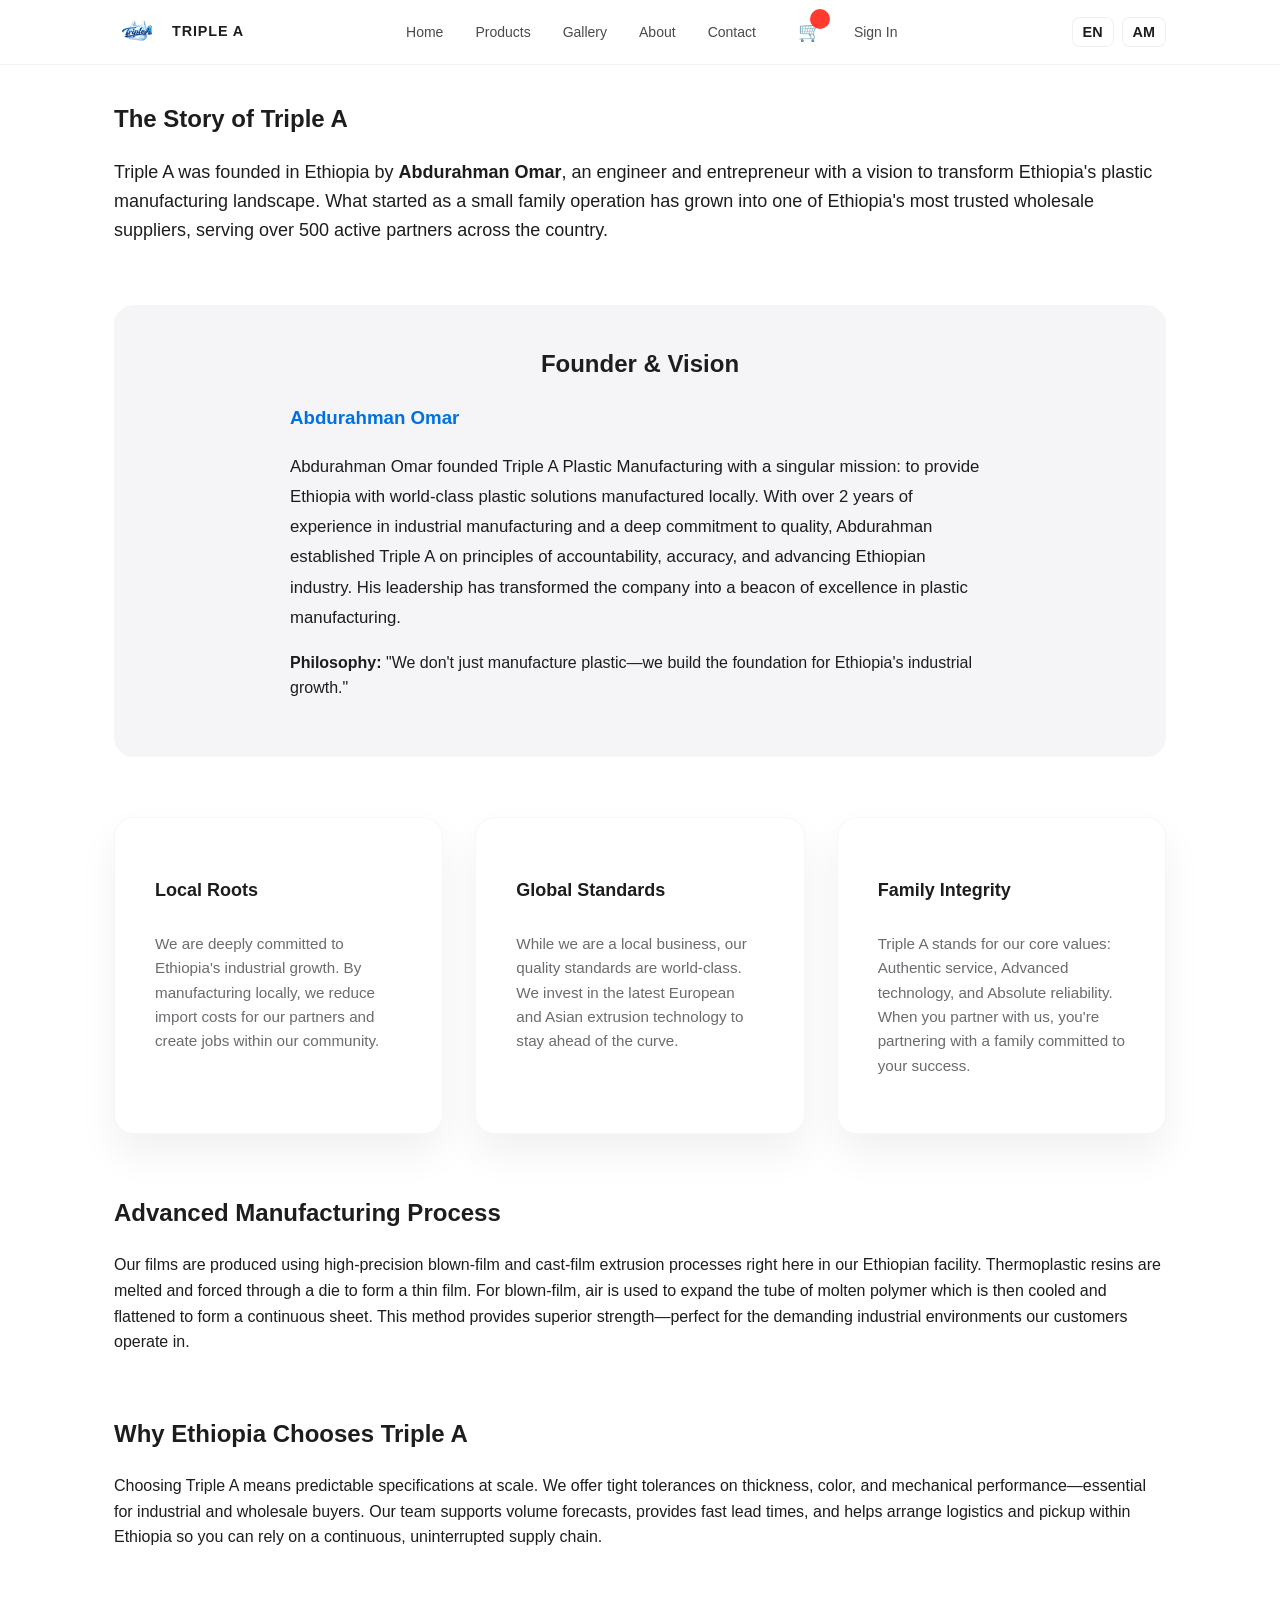
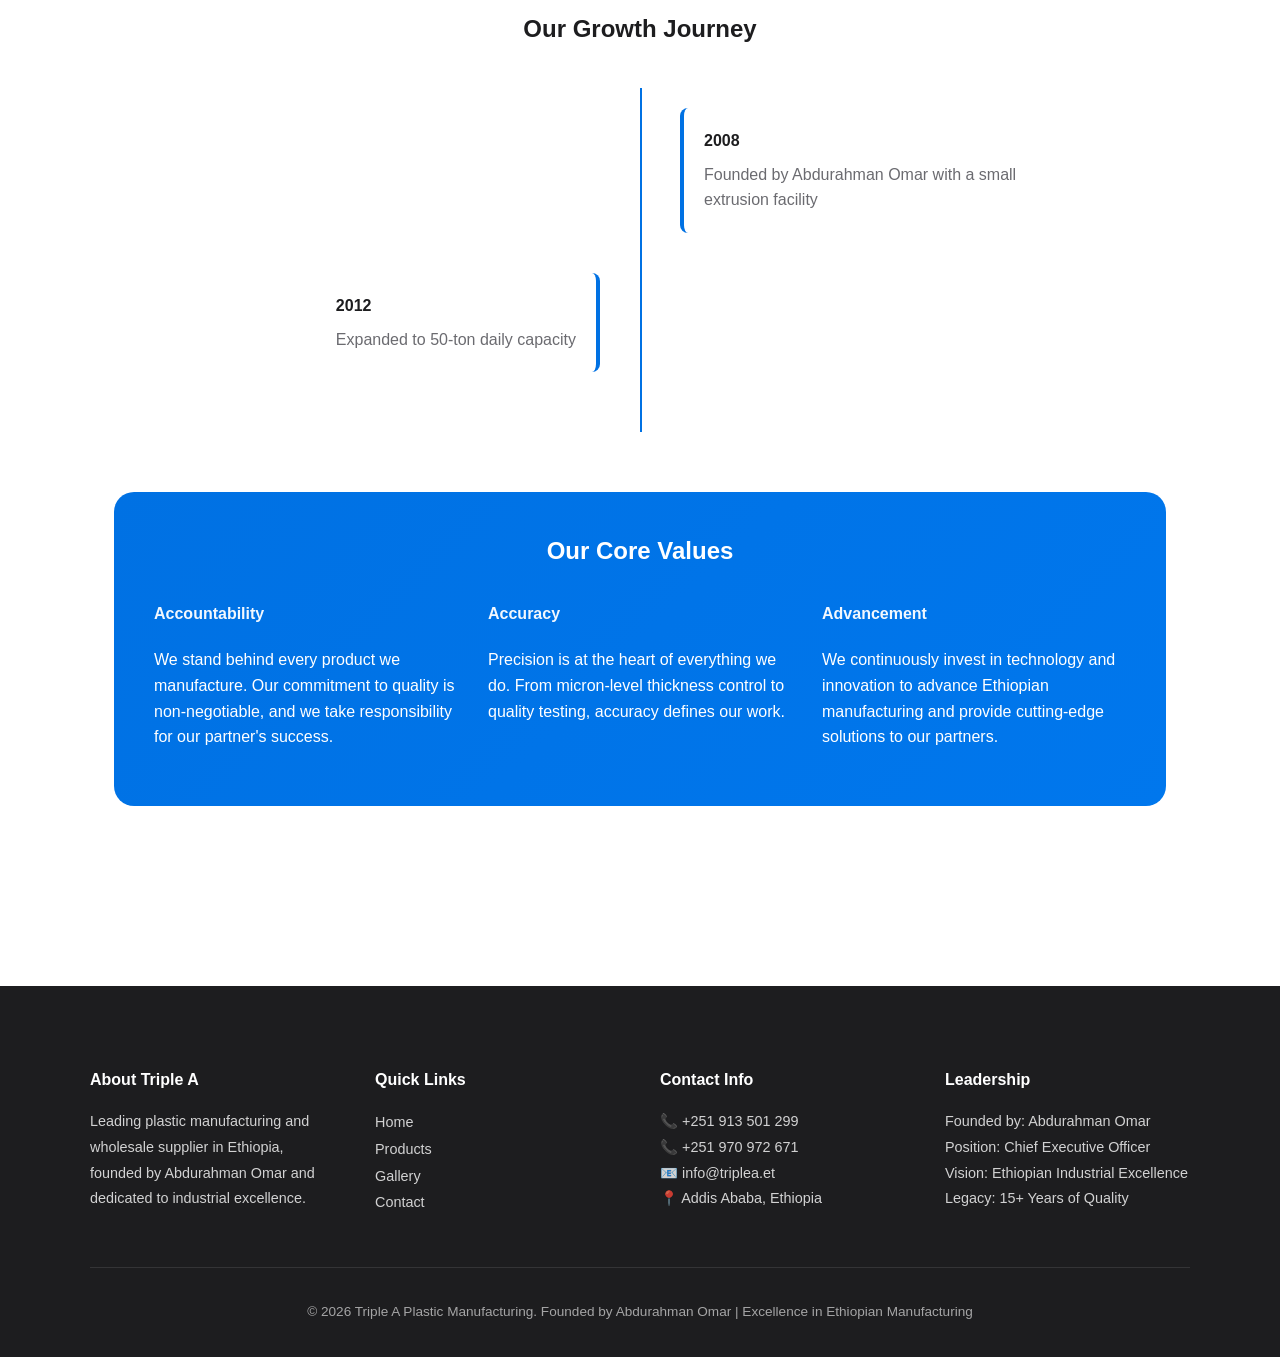
<file: website/about.html>
<!doctype html>
<html lang="en">
  <head>
    <meta charset="utf-8" />
    <meta name="viewport" content="width=device-width,initial-scale=1" />
    <title>About - Triple A</title>
    <link rel="stylesheet" href="css/styles.css" />
  </head>
  <body>
   <header class="navbar">
  <div class="nav-inner">
    <a class="logo" href="index.html">
      <img src="assets/logo.png" alt="Triple A logo" style="height:32px; display:inline-block; vertical-align:middle;"/>
      <span class="logo-text">TRIPLE A</span>
    </a>

    <nav>
      <a href="index.html" data-i18n="nav_home">Home</a>
      <a href="products.html" data-i18n="nav_products">Products</a>
      <a href="gallery.html" data-i18n="nav_gallery">Gallery</a>
      <a href="about.html" data-i18n="nav_about">About</a>
      <a href="contact.html" data-i18n="nav_contact">Contact</a>
      <div class="cart-icon" style="margin-left: 10px;">
        <span>🛒</span>
        <span class="cart-count"></span>
      </div>
      <a href="auth.html" id="auth-link" data-i18n="nav_signin">Sign In</a>
    </nav>

    <div class="lang-toggle" role="group" aria-label="Language">
      <button id="lang-en" class="lang-btn">EN</button>
      <button id="lang-am" class="lang-btn">AM</button>
    </div>

    <button class="menu-toggle" aria-label="Menu">
      <span></span><span></span><span></span>
    </button>
  </div>
</header>

    <main class="container">
      <section style="margin-bottom: 60px;">
        <h1>The Story of Triple A</h1>
        <p style="font-size: 18px; margin-top: 20px;">Triple A was founded in Ethiopia by <strong>Abdurahman Omar</strong>, an engineer and entrepreneur with a vision to transform Ethiopia's plastic manufacturing landscape. What started as a small family operation has grown into one of Ethiopia's most trusted wholesale suppliers, serving over 500 active partners across the country.</p>
      </section>

      <!-- FOUNDER SECTION -->
      <section style="background: var(--gray-light); padding: 40px; border-radius: var(--radius-lg); margin-bottom: 60px;">
        <h2 style="text-align: center; margin-top: 0;">Founder & Vision</h2>
        <div style="max-width: 700px; margin: 0 auto;">
          <h3 style="color: var(--blue);">Abdurahman Omar</h3>
          <p style="font-size: 1.05rem; line-height: 1.8;">
            Abdurahman Omar founded Triple A Plastic Manufacturing with a singular mission: to provide Ethiopia with world-class plastic solutions manufactured locally. With over 2 years of experience in industrial manufacturing and a deep commitment to quality, Abdurahman established Triple A on principles of accountability, accuracy, and advancing Ethiopian industry. His leadership has transformed the company into a beacon of excellence in plastic manufacturing.
          </p>
          <p><strong>Philosophy:</strong> "We don't just manufacture plastic—we build the foundation for Ethiopia's industrial growth."</p>
        </div>
      </section>

      <div class="grid" style="margin-top: 0; margin-bottom: 60px;">
        <div class="product-card">
          <h3>Local Roots</h3>
          <p>We are deeply committed to Ethiopia's industrial growth. By manufacturing locally, we reduce import costs for our partners and create jobs within our community.</p>
        </div>
        <div class="product-card">
          <h3>Global Standards</h3>
          <p>While we are a local business, our quality standards are world-class. We invest in the latest European and Asian extrusion technology to stay ahead of the curve.</p>
        </div>
        <div class="product-card">
          <h3>Family Integrity</h3>
          <p>Triple A stands for our core values: Authentic service, Advanced technology, and Absolute reliability. When you partner with us, you're partnering with a family committed to your success.</p>
        </div>
      </div>

      <h2>Advanced Manufacturing Process</h2>
      <p>Our films are produced using high-precision blown-film and cast-film extrusion processes right here in our Ethiopian facility. Thermoplastic resins are melted and forced through a die to form a thin film. For blown-film, air is used to expand the tube of molten polymer which is then cooled and flattened to form a continuous sheet. This method provides superior strength—perfect for the demanding industrial environments our customers operate in.</p>

      <h2 style="margin-top: 60px;">Why Ethiopia Chooses Triple A</h2>
      <p>Choosing Triple A means predictable specifications at scale. We offer tight tolerances on thickness, color, and mechanical performance—essential for industrial and wholesale buyers. Our team supports volume forecasts, provides fast lead times, and helps arrange logistics and pickup within Ethiopia so you can rely on a continuous, uninterrupted supply chain.</p>

      <!-- COMPANY TIMELINE -->
      <section style="margin-top: 60px;">
        <h2 style="text-align: center;">Our Growth Journey</h2>
        <div style="max-width: 800px; margin: 40px auto; position: relative; padding: 20px 0;">
          <div style="position: absolute; left: 50%; top: 0; bottom: 0; width: 2px; background: var(--blue);"></div>
          
          <div style="margin-bottom: 40px; padding-left: 55%; padding-right: 0;">
            <div style="background: #fff; padding: 20px; border-radius: 8px; border-left: 4px solid var(--blue);">
              <h4 style="margin: 0 0 8px 0;">2008</h4>
              <p style="margin: 0; color: var(--gray);">Founded by Abdurahman Omar with a small extrusion facility</p>
            </div>
          </div>

          <div style="margin-bottom: 40px; padding-right: 55%; padding-left: 0;">
            <div style="background: #fff; padding: 20px; border-radius: 8px; border-right: 4px solid var(--blue); margin-left: auto; width: fit-content; max-width: 300px;">
              <h4 style="margin: 0 0 8px 0;">2012</h4>
              <p style="margin: 0; color: var(--gray);">Expanded to 50-ton daily capacity</p>
            </div>
          </div>
          </div>
        </div>
      </section>

      <!-- COMPANY VALUES -->
      <section style="margin-top: 60px; padding: 40px; background: linear-gradient(135deg, #0071e3, #0077ed); border-radius: var(--radius-lg); color: #fff;">
        <h2 style="text-align: center; color: #fff; margin-top: 0;">Our Core Values</h2>
        <div style="display: grid; grid-template-columns: repeat(auto-fit, minmax(250px, 1fr)); gap: 30px; margin-top: 30px;">
          <div>
            <h4 style="color: rgba(255,255,255,0.95); margin-top: 0;">Accountability</h4>
            <p>We stand behind every product we manufacture. Our commitment to quality is non-negotiable, and we take responsibility for our partner's success.</p>
          </div>
          <div>
            <h4 style="color: rgba(255,255,255,0.95); margin-top: 0;">Accuracy</h4>
            <p>Precision is at the heart of everything we do. From micron-level thickness control to quality testing, accuracy defines our work.</p>
          </div>
          <div>
            <h4 style="color: rgba(255,255,255,0.95); margin-top: 0;">Advancement</h4>
            <p>We continuously invest in technology and innovation to advance Ethiopian manufacturing and provide cutting-edge solutions to our partners.</p>
          </div>
        </div>
      </section>
    </main>

    <footer>
      <div class="footer-grid">
        <div class="footer-section">
          <h4>About Triple A</h4>
          <p>Leading plastic manufacturing and wholesale supplier in Ethiopia, founded by Abdurahman Omar and dedicated to industrial excellence.</p>
        </div>
        <div class="footer-section">
          <h4>Quick Links</h4>
          <a href="index.html">Home</a><br>
          <a href="products.html">Products</a><br>
          <a href="gallery.html">Gallery</a><br>
          <a href="contact.html">Contact</a>
        </div>
        <div class="footer-section">
          <h4>Contact Info</h4>
          <p>📞 +251 913 501 299<br>📞 +251 970 972 671<br>📧 info@triplea.et<br>📍 Addis Ababa, Ethiopia</p>
        </div>
        <div class="footer-section">
          <h4>Leadership</h4>
          <p>Founded by: Abdurahman Omar<br>Position: Chief Executive Officer<br>Vision: Ethiopian Industrial Excellence<br>Legacy: 15+ Years of Quality</p>
        </div>
      </div>
      <div class="footer-bottom">
        <p>&copy; 2026 Triple A Plastic Manufacturing. Founded by Abdurahman Omar | Excellence in Ethiopian Manufacturing</p>
      </div>
    </footer>

    <script>
      const toggle = document.querySelector('.menu-toggle');

      toggle.addEventListener('click', () => {
        document.body.classList.toggle('menu-open');
      });
    </script>

    <script type="module" src="js/auth.js"></script>
  </body>
</html>
</file>
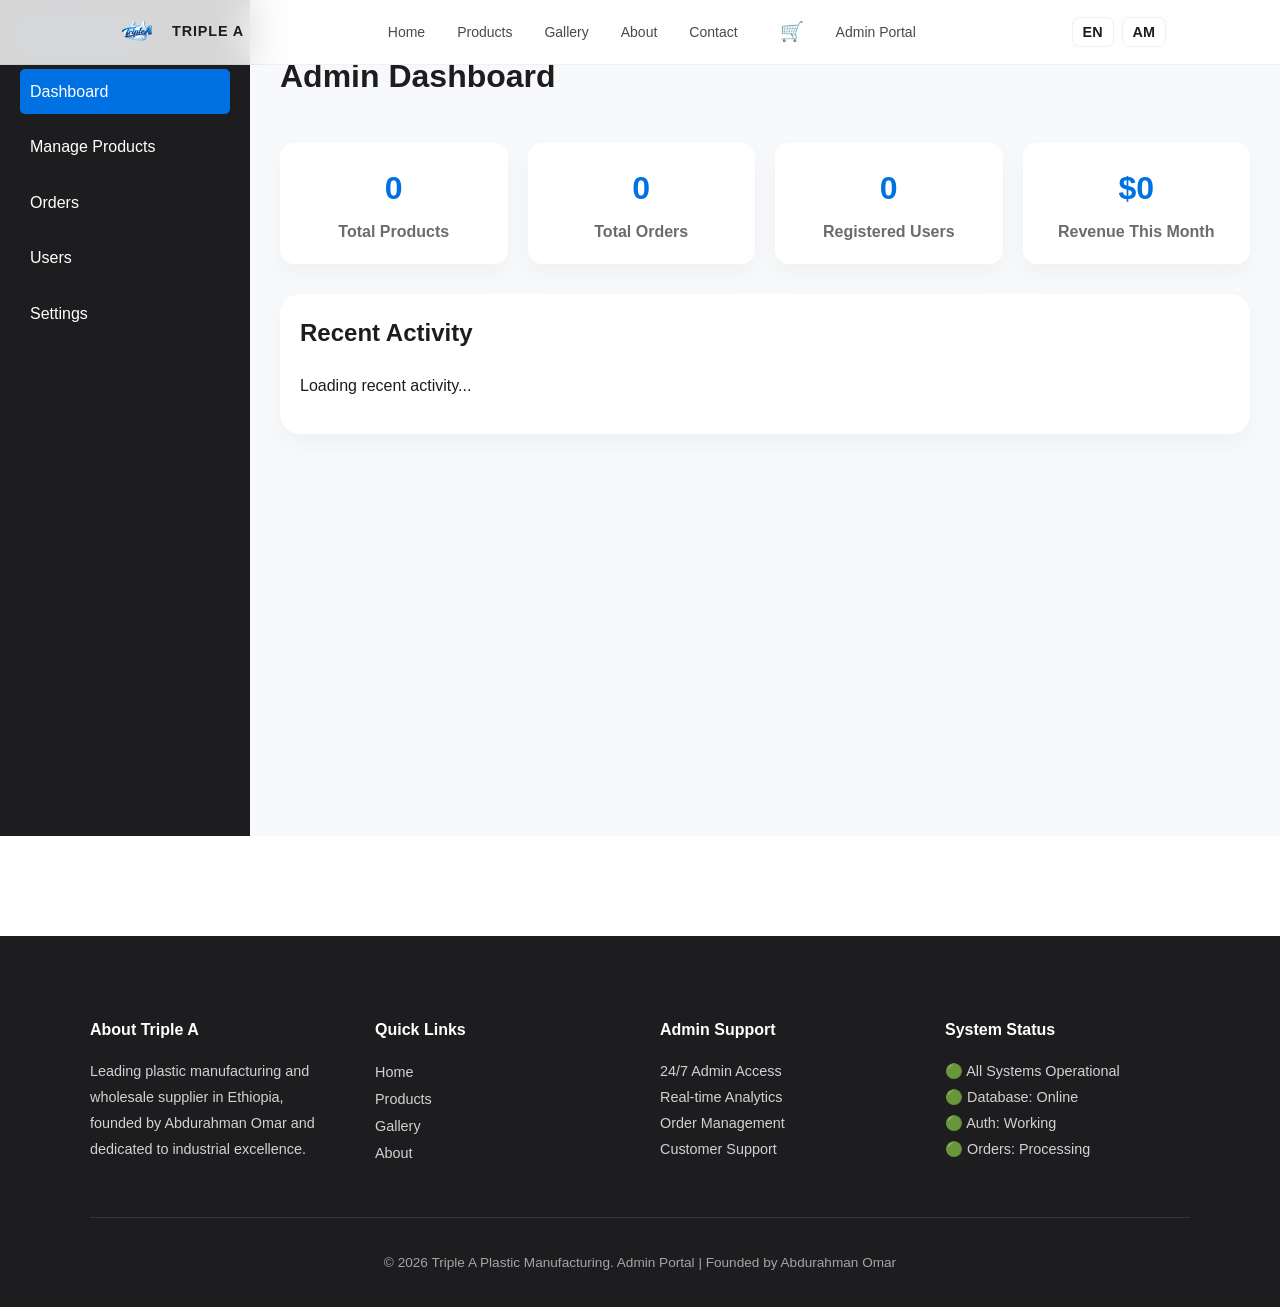
<file: website/admin.html>
<!doctype html>
<html lang="en">
  <head>
    <meta charset="utf-8" />
    <meta name="viewport" content="width=device-width,initial-scale=1" />
    <title>Admin Portal - Triple A</title>
    <link rel="stylesheet" href="css/styles.css" />
    <style>
      .admin-layout {
        display: flex;
        min-height: calc(100vh - 64px);
      }
      .admin-sidebar {
        width: 250px;
        background: var(--black);
        color: white;
        padding: 20px;
        box-sizing: border-box;
      }
      .admin-sidebar h3 {
        margin-top: 0;
        color: var(--blue);
      }
      .admin-sidebar ul {
        list-style: none;
        padding: 0;
      }
      .admin-sidebar li {
        margin: 10px 0;
      }
      .admin-sidebar a {
        color: white;
        text-decoration: none;
        display: block;
        padding: 10px;
        border-radius: 5px;
        transition: background 0.3s;
      }
      .admin-sidebar a:hover, .admin-sidebar a.active {
        background: var(--blue);
      }
      .admin-main {
        flex: 1;
        padding: 30px;
        background: #f8f9fa;
      }
      .admin-card {
        background: white;
        padding: 20px;
        border-radius: var(--radius-lg);
        box-shadow: var(--shadow-sm);
        margin-bottom: 20px;
      }
      .admin-card h2 {
        margin-top: 0;
        color: var(--black);
      }
      .form-row {
        display: flex;
        gap: 15px;
        margin-bottom: 15px;
      }
      .form-row > div {
        flex: 1;
      }
      .form-row label {
        display: block;
        font-weight: 600;
        margin-bottom: 5px;
      }
      .form-row input, .form-row select, .form-row textarea {
        width: 100%;
        padding: 10px;
        border: 1px solid #ddd;
        border-radius: 5px;
        font-family: inherit;
      }
      .product-table {
        width: 100%;
        border-collapse: collapse;
        margin-top: 20px;
      }
      .product-table th, .product-table td {
        padding: 12px;
        text-align: left;
        border-bottom: 1px solid #ddd;
      }
      .product-table th {
        background: var(--blue);
        color: white;
      }
      .btn-small {
        padding: 5px 10px;
        font-size: 0.8rem;
        margin-right: 5px;
      }
      .stats-grid {
        display: grid;
        grid-template-columns: repeat(auto-fit, minmax(200px, 1fr));
        gap: 20px;
        margin-bottom: 30px;
      }
      .stat-card {
        background: white;
        padding: 20px;
        border-radius: var(--radius-md);
        text-align: center;
        box-shadow: var(--shadow-sm);
      }
      .stat-number {
        font-size: 2rem;
        font-weight: 700;
        color: var(--blue);
        margin-bottom: 5px;
      }
      .stat-label {
        color: var(--gray);
        font-weight: 600;
      }
      .tab-content {
        display: none;
      }
      .tab-content.active {
        display: block;
      }
    </style>
  </head>
  <body>
    <header class="navbar">
      <div class="nav-inner">
        <a class="logo" href="index.html">
          <img src="assets/logo.png" alt="Triple A logo" style="height:32px; display:inline-block; vertical-align:middle;"/>
          <span class="logo-text">TRIPLE A</span>
        </a>

        <nav>
          <a href="index.html">Home</a>
          <a href="products.html">Products</a>
          <a href="gallery.html">Gallery</a>
          <a href="about.html">About</a>
          <a href="contact.html">Contact</a>
          <div class="cart-icon" style="margin-left: 10px;">
            <span>🛒</span>
            <span class="cart-count"></span>
          </div>
          <a href="#" id="auth-link">Admin Portal</a>
        </nav>

        <div class="lang-toggle" role="group" aria-label="Language">
          <button id="lang-en" class="lang-btn">EN</button>
          <button id="lang-am" class="lang-btn">AM</button>
        </div>

        <button class="menu-toggle" aria-label="Menu">
          <span></span><span></span><span></span>
        </button>
      </div>
    </header>

    <div class="admin-layout">
      <!-- Sidebar -->
      <aside class="admin-sidebar">
        <h3>Admin Portal</h3>
        <ul>
          <li><a href="#dashboard" class="tab-link active" data-tab="dashboard">Dashboard</a></li>
          <li><a href="#products" class="tab-link" data-tab="products">Manage Products</a></li>
          <li><a href="#orders" class="tab-link" data-tab="orders">Orders</a></li>
          <li><a href="#users" class="tab-link" data-tab="users">Users</a></li>
          <li><a href="#settings" class="tab-link" data-tab="settings">Settings</a></li>
        </ul>
      </aside>

      <!-- Main Content -->
      <main class="admin-main">
        <!-- Dashboard Tab -->
        <div id="dashboard" class="tab-content active">
          <h1>Admin Dashboard</h1>

          <div class="stats-grid">
            <div class="stat-card">
              <div class="stat-number" id="total-products">0</div>
              <div class="stat-label">Total Products</div>
            </div>
            <div class="stat-card">
              <div class="stat-number" id="total-orders">0</div>
              <div class="stat-label">Total Orders</div>
            </div>
            <div class="stat-card">
              <div class="stat-number" id="total-users">0</div>
              <div class="stat-label">Registered Users</div>
            </div>
            <div class="stat-card">
              <div class="stat-number" id="total-revenue">$0</div>
              <div class="stat-label">Revenue This Month</div>
            </div>
          </div>

          <div class="admin-card">
            <h2>Recent Activity</h2>
            <div id="recent-activity">
              <p>Loading recent activity...</p>
            </div>
          </div>
        </div>

        <!-- Products Tab -->
        <div id="products" class="tab-content">
          <h1>Manage Products</h1>

          <div class="admin-card">
            <h2>Add New Product</h2>
            <form id="add-product-form">
              <div class="form-row">
                <div>
                  <label>Product Name</label>
                  <input type="text" id="product-name" required>
                </div>
                <div>
                  <label>Size</label>
                  <input type="text" id="product-size" placeholder="e.g., 50x100cm">
                </div>
              </div>
              <div class="form-row">
                <div>
                  <label>Color</label>
                  <input type="text" id="product-color" placeholder="e.g., Clear, White">
                </div>
                <div>
                  <label>Thickness (microns)</label>
                  <input type="number" id="product-thickness" placeholder="e.g., 50">
                </div>
              </div>
              <div class="form-row">
                <div>
                  <label>Price per 1,000 units ($)</label>
                  <input type="number" id="product-price" step="0.01" required>
                </div>
                <div>
                  <label>Default Order Quantity</label>
                  <input type="number" id="product-quantity" value="1000">
                </div>
              </div>
              <div class="form-row">
                <div>
                  <label>Description</label>
                  <textarea id="product-description" rows="3" placeholder="Product description..."></textarea>
                </div>
              </div>
              <button type="submit" class="btn">Add Product</button>
            </form>
          </div>

          <div class="admin-card">
            <h2>Existing Products</h2>
            <div id="products-list">
              <p>Loading products...</p>
            </div>
          </div>
        </div>

        <!-- Orders Tab -->
        <div id="orders" class="tab-content">
          <h1>Order Management</h1>
          <div class="admin-card">
            <h2>All Orders</h2>
            <div id="orders-list">
              <p>Loading orders...</p>
            </div>
          </div>
        </div>

        <!-- Users Tab -->
        <div id="users" class="tab-content">
          <h1>User Management</h1>
          <div class="admin-card">
            <h2>Registered Users</h2>
            <div id="users-list">
              <p>Loading users...</p>
            </div>
          </div>
        </div>

        <!-- Settings Tab -->
        <div id="settings" class="tab-content">
          <h1>Settings</h1>
          <div class="admin-card">
            <h2>Company Settings</h2>
            <form id="settings-form">
              <div class="form-row">
                <div>
                  <label>Company Name</label>
                  <input type="text" value="Triple A Plastic Manufacturing">
                </div>
                <div>
                  <label>Contact Email</label>
                  <input type="email" value="info@triplea.et">
                </div>
              </div>
              <div class="form-row">
                <div>
                  <label>Phone Number</label>
                  <input type="tel" value="+251 913 501 299">
                </div>
                <div>
                  <label>Address</label>
                  <input type="text" value="Addis Ababa, Ethiopia">
                </div>
              </div>
              <button type="submit" class="btn">Save Settings</button>
            </form>
          </div>
        </div>
      </main>
    </div>

    <footer>
      <div class="footer-grid">
        <div class="footer-section">
          <h4>About Triple A</h4>
          <p>Leading plastic manufacturing and wholesale supplier in Ethiopia, founded by Abdurahman Omar and dedicated to industrial excellence.</p>
        </div>
        <div class="footer-section">
          <h4>Quick Links</h4>
          <a href="index.html">Home</a><br>
          <a href="products.html">Products</a><br>
          <a href="gallery.html">Gallery</a><br>
          <a href="about.html">About</a>
        </div>
        <div class="footer-section">
          <h4>Admin Support</h4>
          <p>24/7 Admin Access<br>Real-time Analytics<br>Order Management<br>Customer Support</p>
        </div>
        <div class="footer-section">
          <h4>System Status</h4>
          <p>🟢 All Systems Operational<br>🟢 Database: Online<br>🟢 Auth: Working<br>🟢 Orders: Processing</p>
        </div>
      </div>
      <div class="footer-bottom">
        <p>&copy; 2026 Triple A Plastic Manufacturing. Admin Portal | Founded by Abdurahman Omar</p>
      </div>
    </footer>

    <script>
      const toggle = document.querySelector('.menu-toggle');
      toggle.addEventListener('click', () => {
        document.body.classList.toggle('menu-open');
      });
    </script>
    <script type="module" src="js/admin.js"></script>
    <script type="module" src="js/auth.js"></script>
    <script type="module" src="js/cart.js"></script>
  </body>
</html>
</file>
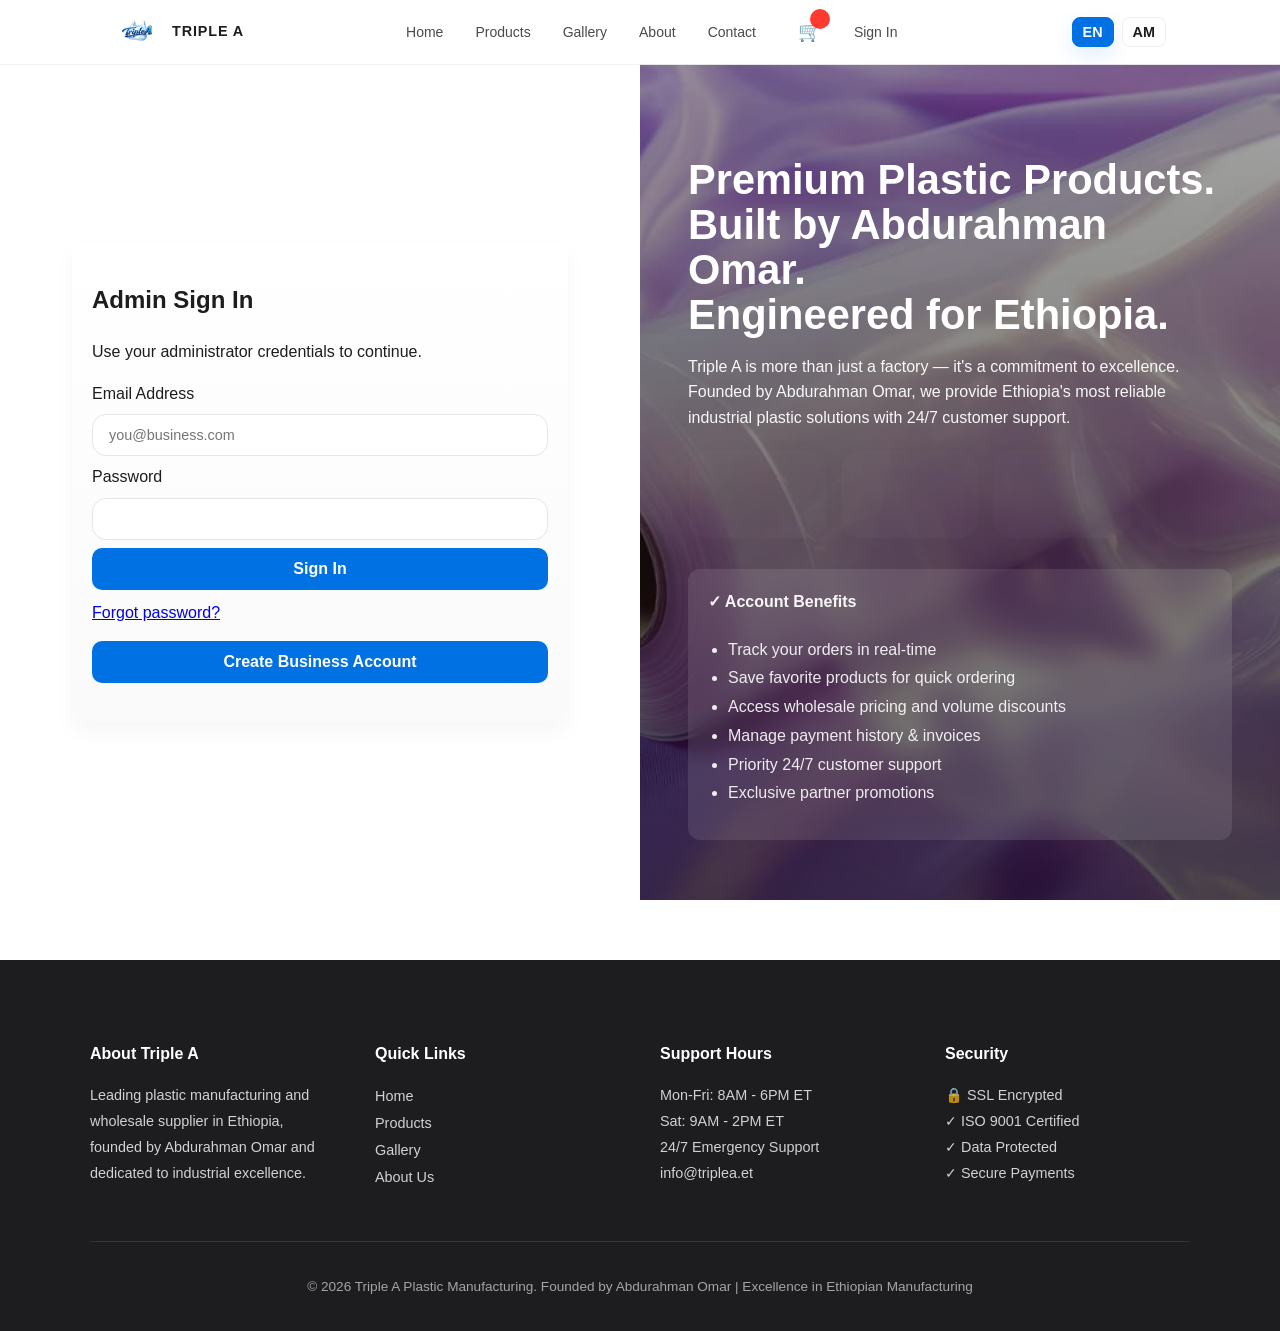
<file: website/auth.html>
<!doctype html>
<html lang="en">
<head>
  <meta charset="utf-8" />
  <meta name="viewport" content="width=device-width,initial-scale=1" />
  <title>Sign In — Triple A</title>
  <link rel="stylesheet" href="css/styles.css" />
</head>
<body>
  <!-- NAV: replace the current top links in all pages with this snippet (see NAV SNIPPET file below) -->
 <header class="navbar">
  <div class="nav-inner">
    <a class="logo" href="index.html">
      <img src="assets/logo.png" alt="Triple A logo" style="height:32px; display:inline-block; vertical-align:middle;"/>
      <span class="logo-text">TRIPLE A</span>
    </a>

    <nav>
      <a href="index.html" data-i18n="nav_home">Home</a>
      <a href="products.html" data-i18n="nav_products">Products</a>
      <a href="gallery.html" data-i18n="nav_gallery">Gallery</a>
      <a href="about.html" data-i18n="nav_about">About</a>
      <a href="contact.html" data-i18n="nav_contact">Contact</a>
      <div class="cart-icon" style="margin-left: 10px;">
        <span>🛒</span>
        <span class="cart-count"></span>
      </div>
      <a href="auth.html" id="auth-link" data-i18n="nav_signin">Sign In</a>
    </nav>

    <div class="lang-toggle" role="group" aria-label="Language">
      <button id="lang-en" class="lang-btn">EN</button>
      <button id="lang-am" class="lang-btn">AM</button>
    </div>

    <button class="menu-toggle" aria-label="Menu">
      <span></span><span></span><span></span>
    </button>
  </div>
</header>
  <!-- Fullscreen split layout: left hero (image) + right forms -->
  <main class="auth-split"> <!-- keep under navbar -->
    <section class="auth-left">
      <div class="hero-inner">
        <h1 data-i18n="home_hero_title">Premium Plastic Products.<br>Built by Abdurahman Omar.<br>Engineered for Ethiopia.</h1>
        <p data-i18n="home_hero_desc">Triple A is more than just a factory — it's a commitment to excellence. Founded by Abdurahman Omar, we provide Ethiopia's most reliable industrial plastic solutions with 24/7 customer support.</p>

        <!-- small gallery images similar to homepage look -->
        <div style="display:flex; gap:12px; margin-top:18px; flex-wrap:wrap;">
          <div class="img-card" style="width:140px; height:90px; background-image:url('assets/gallery/photo1.jpg');"></div>
          <div class="img-card" style="width:140px; height:90px; background-image:url('assets/gallery/photo2.jpg.html');"></div>
          <div class="img-card" style="width:140px; height:90px; background-image:url('assets/gallery/photo3.jpg.html');"></div>
        </div>

        <!-- Account Benefits -->
        <div style="margin-top: 30px; padding: 20px; background: rgba(255,255,255,0.1); border-radius: 12px; backdrop-filter: blur(10px);">
          <h4 style="margin-top: 0; color: rgba(255,255,255,0.95);">✓ Account Benefits</h4>
          <ul style="margin: 12px 0; padding-left: 20px; color: rgba(255,255,255,0.9); line-height: 1.8;">
            <li>Track your orders in real-time</li>
            <li>Save favorite products for quick ordering</li>
            <li>Access wholesale pricing and volume discounts</li>
            <li>Manage payment history & invoices</li>
            <li>Priority 24/7 customer support</li>
            <li>Exclusive partner promotions</li>
          </ul>
        </div>
      </div>
    </section>

    <section class="auth-right">
      <div class="auth-forms">
        <!-- Sign In Panel -->
        <div class="form-panel" id="login-view">
          <h2 data-i18n="signin_title">Welcome back.</h2>
          <p data-i18n="signin_desc">Sign in to manage your wholesale orders or access the admin portal.</p>

          <label for="email" data-i18n="signin_email">Email Address</label>
          <input id="email" type="email" placeholder="you@business.com" />

          <label for="password" data-i18n="signin_password">Password</label>
          <input id="password" type="password" />

          <button id="signInBtn" class="btn" data-i18n="signin_button">Sign In</button>

          <p style="margin-top:10px;">
            <a href="auth.html#" id="showForgot" data-i18n="forgot_password">Forgot password?</a>
          </p>
          <div style="margin-top:12px;">
  <button id="showSignUpBtn" class="btn">
    Create Business Account
  </button>
</div>
          <div id="message" aria-live="polite" style="min-height:20px;"></div>
        </div>

        <!-- Sign Up Panel (hidden by default, auth.js toggles) -->
        <div class="form-panel" id="signup-view" style="display:none;">
          <h2 data-i18n="signup_title">Create Account</h2>
          <p data-i18n="signup_desc">Enter your business contact details. Customers should provide contact info for order follow-up.</p>

          <label for="signup-name" data-i18n="signup_fullname">Full name</label>
          <input id="signup-name" type="text" />

          <label for="signup-phone" data-i18n="signup_phone">Phone</label>
          <input id="signup-phone" type="text" />

          <label for="signup-email" data-i18n="signup_email">Email</label>
          <input id="signup-email" type="email" />

          <label for="signup-password" data-i18n="signup_password">Password</label>
          <input id="signup-password" type="password" />

          <button id="signUpBtn" class="btn" data-i18n="signup_button">Create Business Account</button>
          <button id="showLogin" class="btn" style="background:var(--gray-light); color:var(--black); font-weight:700;" data-i18n="signup_back">Back to Sign In</button>
        </div>

        <!-- Forgot Panel -->
        <div class="form-panel" id="forgot-view" style="display:none;">
          <h2 data-i18n="reset_title">Reset Password.</h2>
          <p data-i18n="reset_desc">Enter your email to receive a recovery link.</p>

          <label for="forgot-email" data-i18n="reset_email">Email Address</label>
          <input id="forgot-email" type="email" />

          <button id="sendResetBtn" class="btn" data-i18n="reset_button">Send Reset Link</button>
          <button id="showLoginFromForgot" class="btn" style="background:var(--gray-light); color:var(--black); font-weight:700;" data-i18n="signup_back">Back to Sign In</button>
        </div>
      </div>
    </section>
  </main>

  <footer style="margin-top: 60px;">
    <div class="footer-grid">
      <div class="footer-section">
        <h4>About Triple A</h4>
        <p>Leading plastic manufacturing and wholesale supplier in Ethiopia, founded by Abdurahman Omar and dedicated to industrial excellence.</p>
      </div>
      <div class="footer-section">
        <h4>Quick Links</h4>
        <a href="index.html">Home</a><br>
        <a href="products.html">Products</a><br>
        <a href="gallery.html">Gallery</a><br>
        <a href="about.html">About Us</a>
      </div>
      <div class="footer-section">
        <h4>Support Hours</h4>
        <p>Mon-Fri: 8AM - 6PM ET<br>Sat: 9AM - 2PM ET<br>24/7 Emergency Support<br>info@triplea.et</p>
      </div>
      <div class="footer-section">
        <h4>Security</h4>
        <p>🔒 SSL Encrypted<br>✓ ISO 9001 Certified<br>✓ Data Protected<br>✓ Secure Payments</p>
      </div>
    </div>
    <div class="footer-bottom">
      <p>&copy; 2026 Triple A Plastic Manufacturing. Founded by Abdurahman Omar | Excellence in Ethiopian Manufacturing</p>
    </div>
  </footer>

  <script src="js/lang-toggle.js"></script>
  <script type="module" src="js/features.js"></script>
  <script type="module" src="js/auth.js"></script>
</body>
</html>
</file>
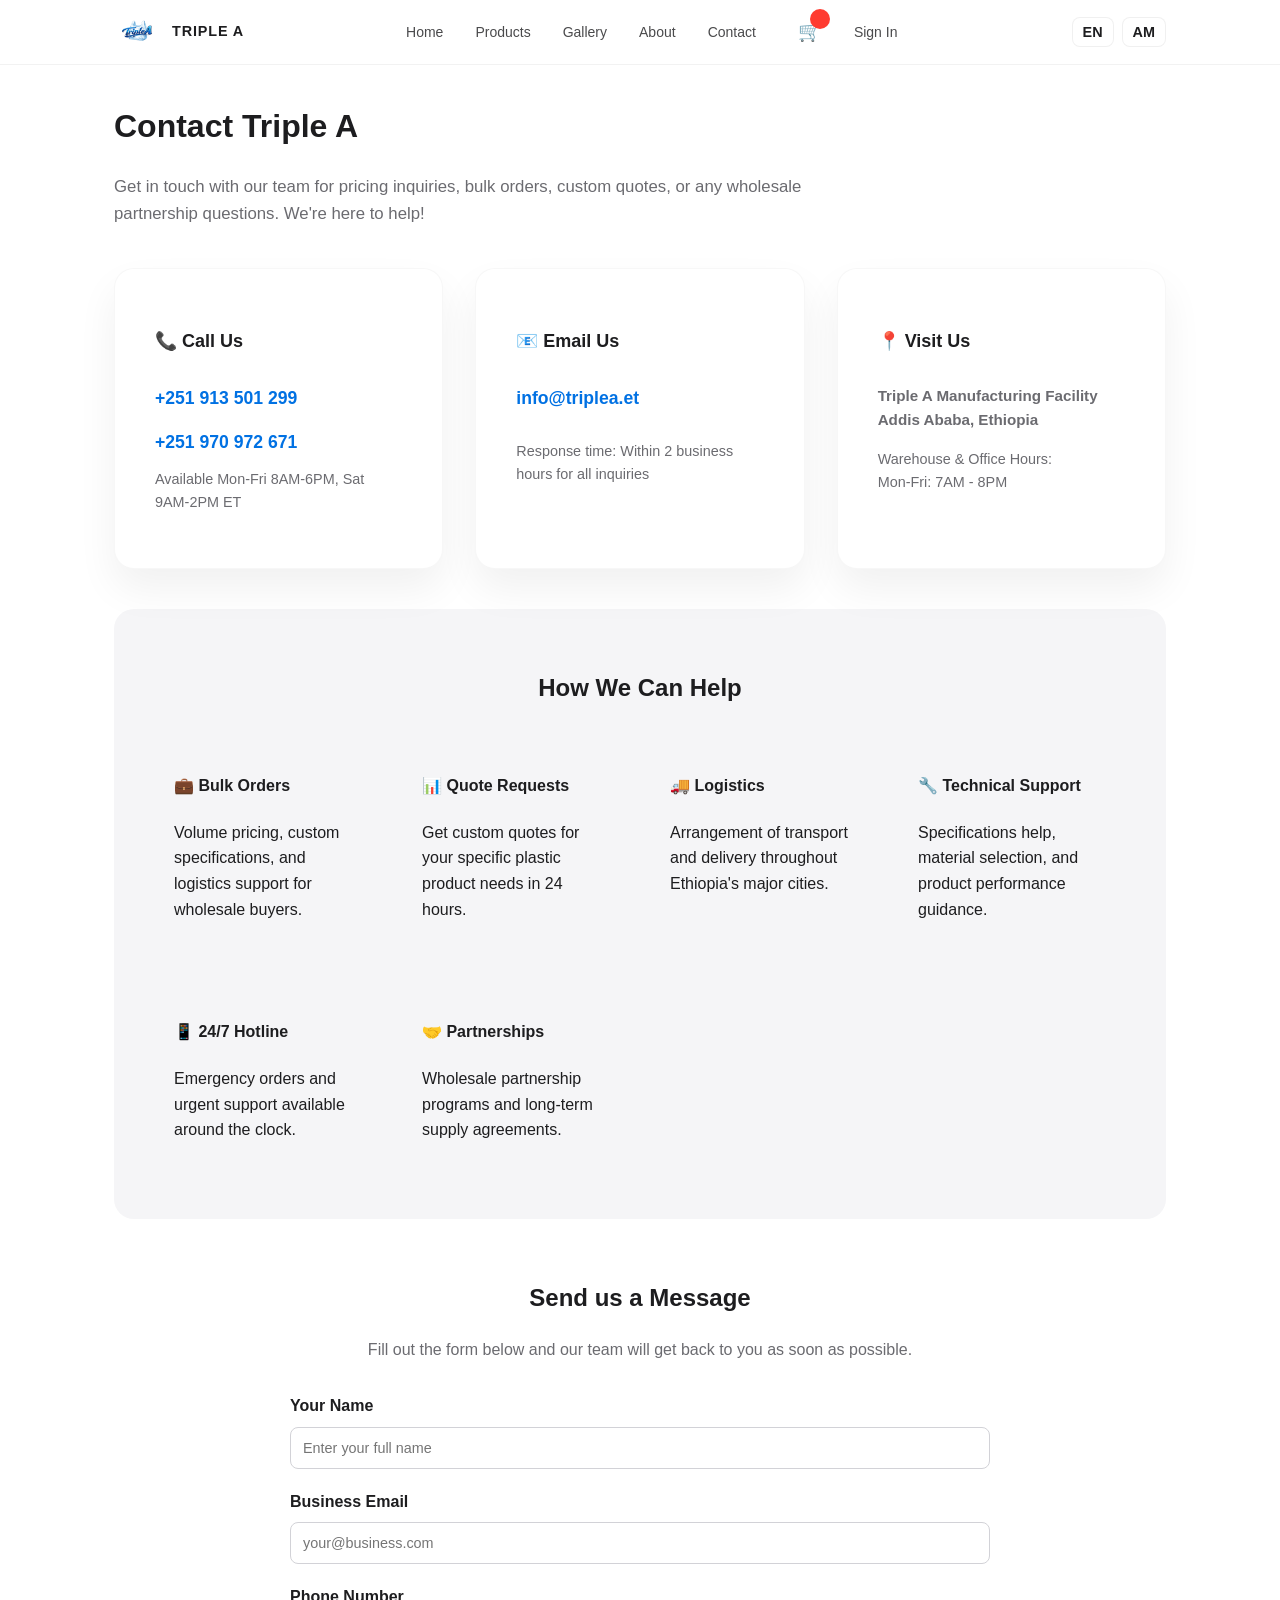
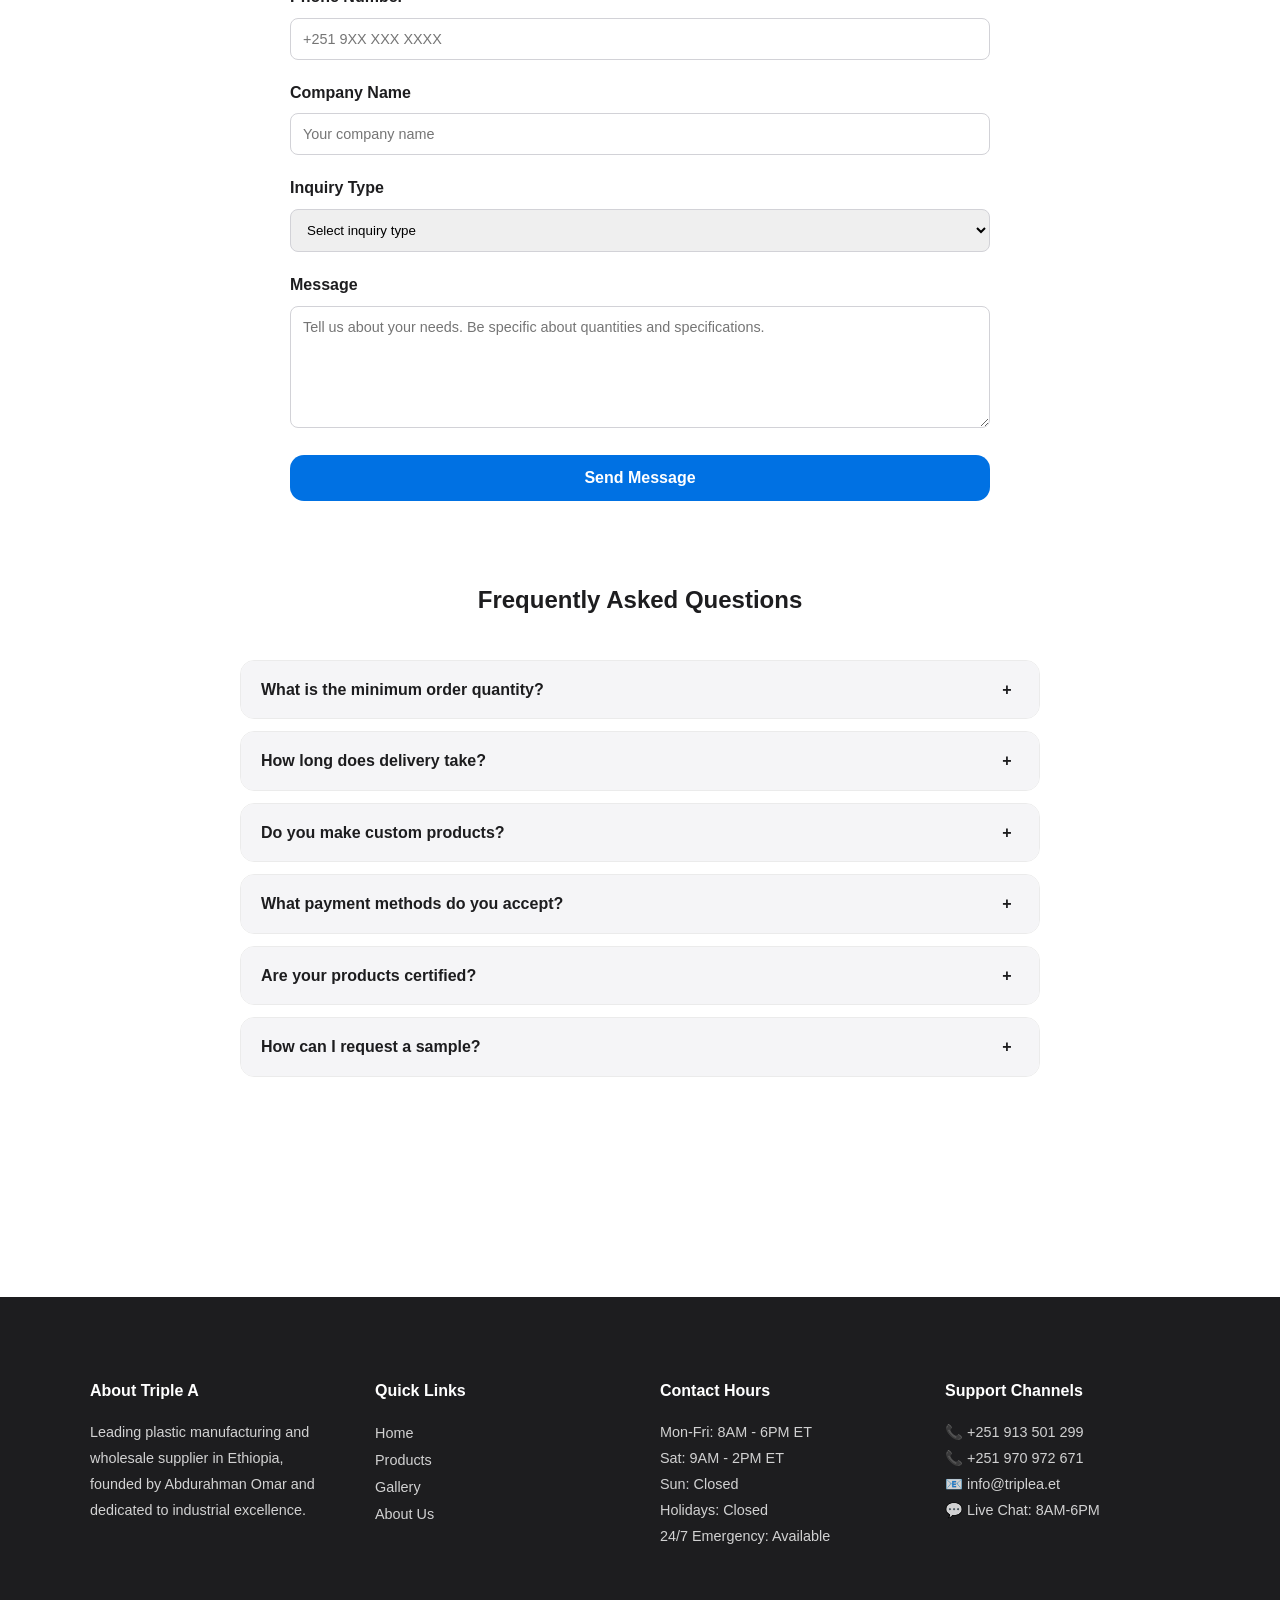
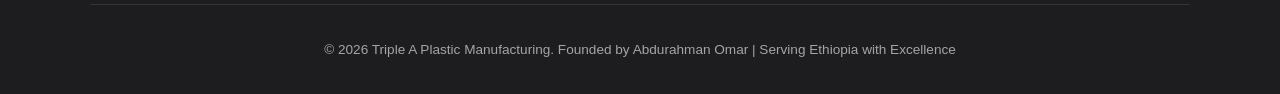
<file: website/contact.html>
<!doctype html>
<html lang="en">
  <head>
    <meta charset="utf-8" />
    <meta name="viewport" content="width=device-width,initial-scale=1" />
    <title>Contact - Triple A</title>
    <link rel="stylesheet" href="css/styles.css" />
  </head>
  <body>
    <header class="navbar">
  <div class="nav-inner">
    <a class="logo" href="index.html">
      <img src="assets/logo.png" alt="Triple A logo" style="height:32px; display:inline-block; vertical-align:middle;"/>
      <span class="logo-text">TRIPLE A</span>
    </a>

    <nav>
      <a href="index.html" data-i18n="nav_home">Home</a>
      <a href="products.html" data-i18n="nav_products">Products</a>
      <a href="gallery.html" data-i18n="nav_gallery">Gallery</a>
      <a href="about.html" data-i18n="nav_about">About</a>
      <a href="contact.html" data-i18n="nav_contact">Contact</a>
      <div class="cart-icon" style="margin-left: 10px;">
        <span>🛒</span>
        <span class="cart-count"></span>
      </div>
      <a href="auth.html" id="auth-link" data-i18n="nav_signin">Sign In</a>
    </nav>

    <div class="lang-toggle" role="group" aria-label="Language">
      <button id="lang-en" class="lang-btn">EN</button>
      <button id="lang-am" class="lang-btn">AM</button>
    </div>

    <button class="menu-toggle" aria-label="Menu">
      <span></span><span></span><span></span>
    </button>
  </div>
</header>

    <main class="container">
      <h1>Contact Triple A</h1>
      <p style="font-size: 1.05rem; color: var(--gray); max-width: 700px;">Get in touch with our team for pricing inquiries, bulk orders, custom quotes, or any wholesale partnership questions. We're here to help!</p>
      
      <!-- QUICK CONTACT CARDS -->
      <div class="grid" style="margin: 40px 0;">
        <div class="product-card">
          <h3>📞 Call Us</h3>
          <p style="font-size: 1.1rem; font-weight: 600; color: var(--blue); margin: 16px 0;">+251 913 501 299</p>
          <p style="font-size: 1.1rem; font-weight: 600; color: var(--blue); margin: 0;">+251 970 972 671</p>
          <p style="font-size: 0.9rem; color: var(--gray); margin-top: 12px;">Available Mon-Fri 8AM-6PM, Sat 9AM-2PM ET</p>
        </div>

        <div class="product-card">
          <h3>📧 Email Us</h3>
          <p style="font-size: 1.1rem; font-weight: 600; color: var(--blue); margin: 16px 0;">info@triplea.et</p>
          <p style="font-size: 0.9rem; color: var(--gray); margin-top: 12px;">Response time: Within 2 business hours for all inquiries</p>
        </div>

        <div class="product-card">
          <h3>📍 Visit Us</h3>
          <p style="font-weight: 600; margin: 16px 0;">Triple A Manufacturing Facility<br>Addis Ababa, Ethiopia</p>
          <p style="font-size: 0.9rem; color: var(--gray); margin: 0;">Warehouse & Office Hours:<br>Mon-Fri: 7AM - 8PM</p>
        </div>
      </div>

      <!-- SUPPORT OPTIONS -->
      <section style="background: var(--gray-light); padding: 40px; border-radius: var(--radius-lg); margin: 40px 0;">
        <h2 style="text-align: center;">How We Can Help</h2>
        <div style="display: grid; grid-template-columns: repeat(auto-fit, minmax(200px, 1fr)); gap: 20px; margin-top: 24px;">
          <div style="padding: 20px;">
            <h4>💼 Bulk Orders</h4>
            <p>Volume pricing, custom specifications, and logistics support for wholesale buyers.</p>
          </div>
          <div style="padding: 20px;">
            <h4>📊 Quote Requests</h4>
            <p>Get custom quotes for your specific plastic product needs in 24 hours.</p>
          </div>
          <div style="padding: 20px;">
            <h4>🚚 Logistics</h4>
            <p>Arrangement of transport and delivery throughout Ethiopia's major cities.</p>
          </div>
          <div style="padding: 20px;">
            <h4>🔧 Technical Support</h4>
            <p>Specifications help, material selection, and product performance guidance.</p>
          </div>
          <div style="padding: 20px;">
            <h4>📱 24/7 Hotline</h4>
            <p>Emergency orders and urgent support available around the clock.</p>
          </div>
          <div style="padding: 20px;">
            <h4>🤝 Partnerships</h4>
            <p>Wholesale partnership programs and long-term supply agreements.</p>
          </div>
        </div>
      </section>

      <!-- CONTACT FORM -->
      <section style="max-width: 700px; margin: 60px auto;">
        <h2 style="text-align: center;">Send us a Message</h2>
        <p style="text-align: center; color: var(--gray);">Fill out the form below and our team will get back to you as soon as possible.</p>
        
        <!-- Formspree form -->
        <form id="contact-form" action="https://formspree.io/f/mwvpwnpy" method="POST" style="margin-top: 30px;">
          <div style="margin-bottom: 20px;">
            <label style="display:block; font-weight:600; margin-bottom: 8px;">Your Name</label>
            <input name="name" type="text" required placeholder="Enter your full name" style="width:100%; padding:12px; border-radius:8px; border:1px solid #d2d2d7;">
          </div>

          <div style="margin-bottom: 20px;">
            <label style="display:block; font-weight:600; margin-bottom: 8px;">Business Email</label>
            <input name="email" type="email" required placeholder="your@business.com" style="width:100%; padding:12px; border-radius:8px; border:1px solid #d2d2d7;">
          </div>

          <div style="margin-bottom: 20px;">
            <label style="display:block; font-weight:600; margin-bottom: 8px;">Phone Number</label>
            <input name="phone" type="tel" placeholder="+251 9XX XXX XXXX" style="width:100%; padding:12px; border-radius:8px; border:1px solid #d2d2d7;">
          </div>

          <div style="margin-bottom: 20px;">
            <label style="display:block; font-weight:600; margin-bottom: 8px;">Company Name</label>
            <input name="company" type="text" placeholder="Your company name" style="width:100%; padding:12px; border-radius:8px; border:1px solid #d2d2d7;">
          </div>

          <div style="margin-bottom: 20px;">
            <label style="display:block; font-weight:600; margin-bottom: 8px;">Inquiry Type</label>
            <select name="inquiry_type" style="width:100%; padding:12px; border-radius:8px; border:1px solid #d2d2d7; font-family: inherit;">
              <option value="">Select inquiry type</option>
              <option value="bulk_order">Bulk Order</option>
              <option value="quote_request">Quote Request</option>
              <option value="custom_product">Custom Product</option>
              <option value="partnership">Partnership Opportunity</option>
              <option value="technical_support">Technical Support</option>
              <option value="other">Other</option>
            </select>
          </div>

          <div style="margin-bottom: 20px;">
            <label style="display:block; font-weight:600; margin-bottom: 8px;">Message</label>
            <textarea name="message" required placeholder="Tell us about your needs. Be specific about quantities and specifications." rows="6" style="width:100%; padding:12px; border-radius:8px; border:1px solid #d2d2d7; font-family: inherit;"></textarea>
          </div>

          <button type="submit" style="width: 100%;">Send Message</button>
        </form>
      </section>

      <!-- FAQ SECTION -->
      <section style="max-width: 900px; margin: 80px auto 40px;">
        <h2 style="text-align: center;">Frequently Asked Questions</h2>
        
        <div class="faq-section">
          <div class="faq-item">
            <div class="faq-question">
              <span>What is the minimum order quantity?</span>
              <span class="faq-toggle">+</span>
            </div>
            <div class="faq-answer">
              <p>Our minimum order is 5,000 units for standard products. Larger quantities receive better pricing. Contact us for custom minimum quantities.</p>
            </div>
          </div>

          <div class="faq-item">
            <div class="faq-question">
              <span>How long does delivery take?</span>
              <span class="faq-toggle">+</span>
            </div>
            <div class="faq-answer">
              <p>Standard orders are fulfilled within 3-5 business days. Rush orders can be completed in 24 hours with additional fees. We arrange logistics throughout Ethiopia.</p>
            </div>
          </div>

          <div class="faq-item">
            <div class="faq-question">
              <span>Do you make custom products?</span>
              <span class="faq-toggle">+</span>
            </div>
            <div class="faq-answer">
              <p>Yes! We specialize in custom orders. We can customize color, thickness (microns), size, and specifications. Lead time for custom orders is typically 7-14 days.</p>
            </div>
          </div>

          <div class="faq-item">
            <div class="faq-question">
              <span>What payment methods do you accept?</span>
              <span class="faq-toggle">+</span>
            </div>
            <div class="faq-answer">
              <p>We accept bank transfers, cash payments, and monthly invoicing for established wholesale partners. Contact our sales team for payment terms.</p>
            </div>
          </div>

          <div class="faq-item">
            <div class="faq-question">
              <span>Are your products certified?</span>
              <span class="faq-toggle">+</span>
            </div>
            <div class="faq-answer">
              <p>Yes, we hold ISO 9001 (Quality Management), ISO 14001 (Environmental), and FDA approvals for food-contact materials. All products are 24/7 quality tested.</p>
            </div>
          </div>

          <div class="faq-item">
            <div class="faq-question">
              <span>How can I request a sample?</span>
              <span class="faq-toggle">+</span>
            </div>
            <div class="faq-answer">
              <p>Contact us via email or phone with your specifications. We can send samples within 2-3 days. Some samples may have a small charge depending on customization.</p>
            </div>
          </div>
        </div>
      </section>
    </main>

    <footer>
      <div class="footer-grid">
        <div class="footer-section">
          <h4>About Triple A</h4>
          <p>Leading plastic manufacturing and wholesale supplier in Ethiopia, founded by Abdurahman Omar and dedicated to industrial excellence.</p>
        </div>
        <div class="footer-section">
          <h4>Quick Links</h4>
          <a href="index.html">Home</a><br>
          <a href="products.html">Products</a><br>
          <a href="gallery.html">Gallery</a><br>
          <a href="about.html">About Us</a>
        </div>
        <div class="footer-section">
          <h4>Contact Hours</h4>
          <p>Mon-Fri: 8AM - 6PM ET<br>Sat: 9AM - 2PM ET<br>Sun: Closed<br>Holidays: Closed<br>24/7 Emergency: Available</p>
        </div>
        <div class="footer-section">
          <h4>Support Channels</h4>
          <p>📞 +251 913 501 299<br>📞 +251 970 972 671<br>📧 info@triplea.et<br>💬 Live Chat: 8AM-6PM</p>
        </div>
      </div>
      <div class="footer-bottom">
        <p>&copy; 2026 Triple A Plastic Manufacturing. Founded by Abdurahman Omar | Serving Ethiopia with Excellence</p>
      </div>
    </footer>
    <script>
      const toggle = document.querySelector('.menu-toggle');

      toggle.addEventListener('click', () => {
        document.body.classList.toggle('menu-open');
      });
    </script>
    <script type="module" src="js/features.js"></script>
    <script type="module" src="js/auth.js"></script>
  </body>
</html>
</file>
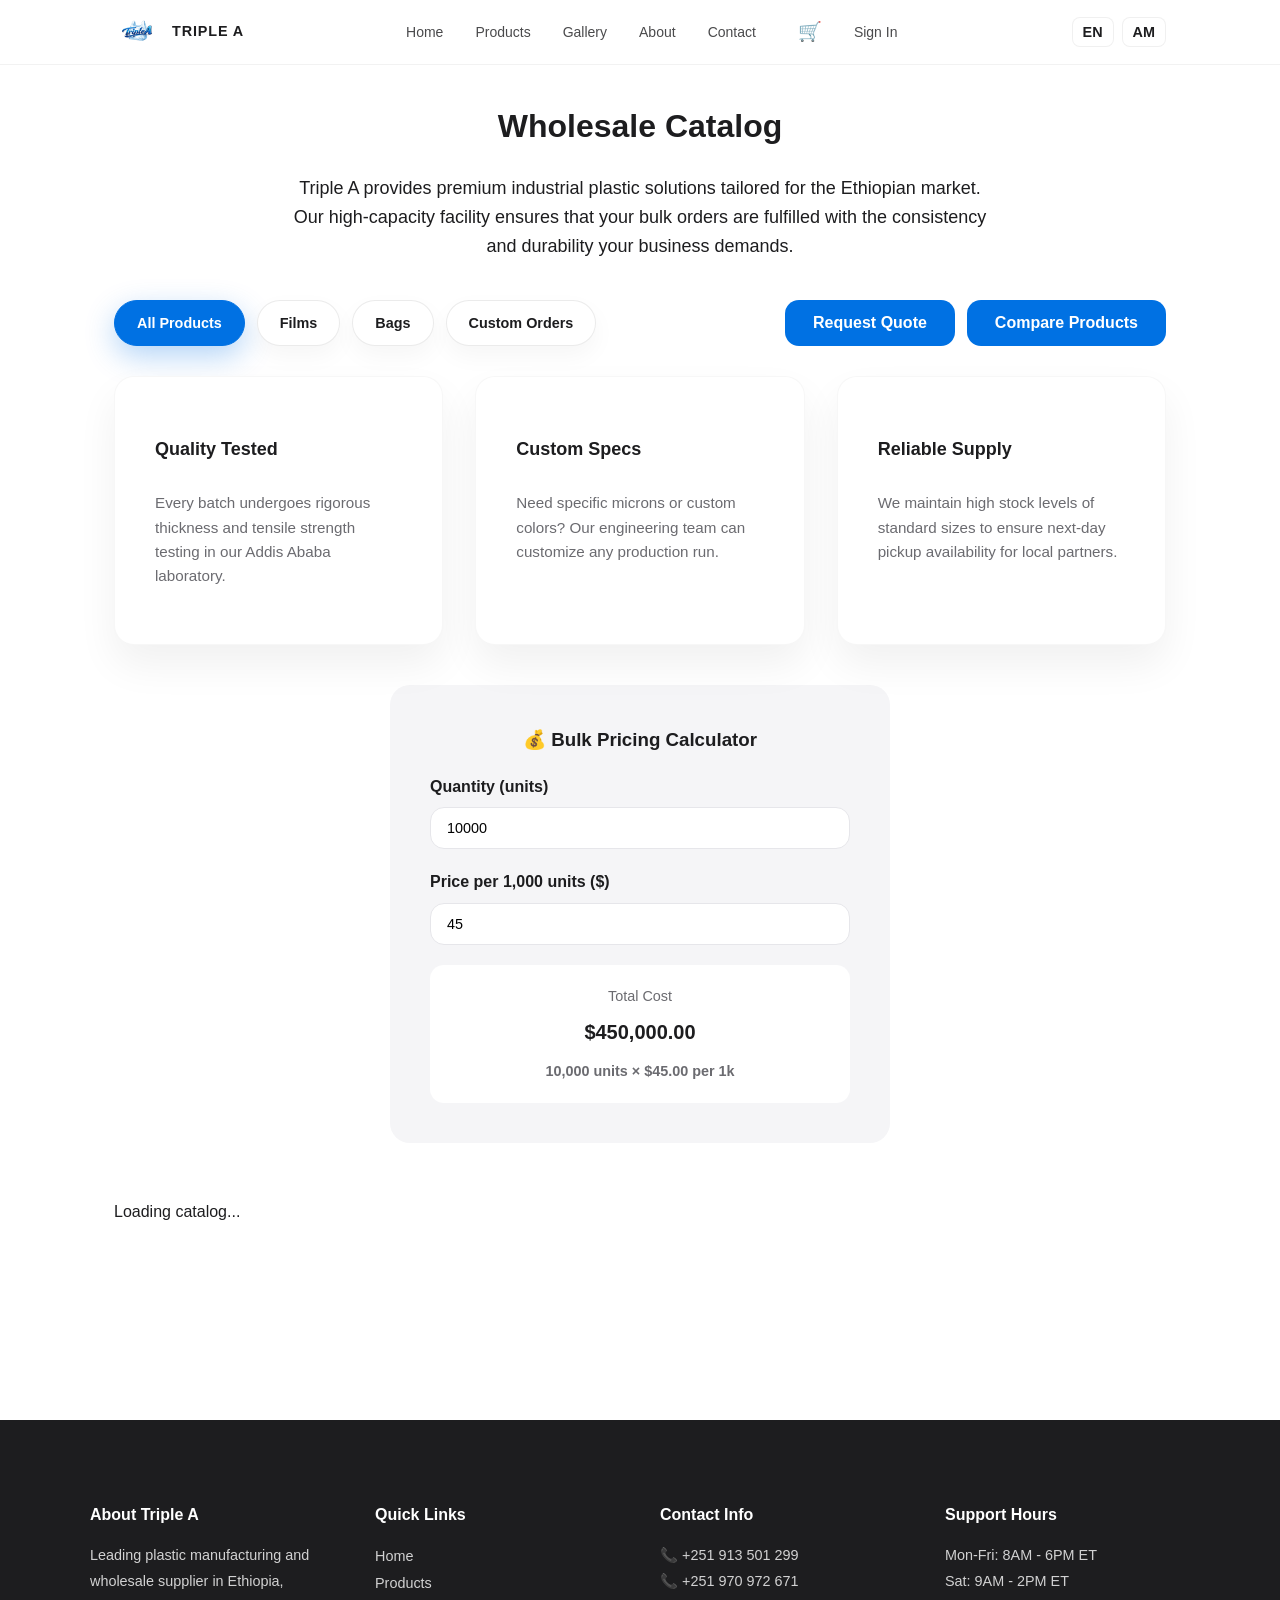
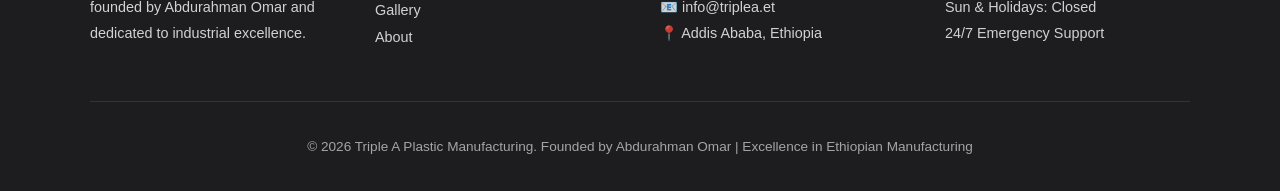
<file: website/products.html>
<!doctype html>
<html lang="en">
  <head>
    <meta charset="utf-8" />
    <meta name="viewport" content="width=device-width,initial-scale=1" />
    <title>Products - Triple A</title>
    <link rel="stylesheet" href="css/styles.css" />
  </head>
  <body>
    <header class="navbar">
  <div class="nav-inner">
    <a class="logo" href="index.html">
      <img src="assets/logo.png" alt="Triple A logo" style="height:32px; display:inline-block; vertical-align:middle;"/>
      <span class="logo-text">TRIPLE A</span>
    </a>

    <nav>
      <a href="index.html" data-i18n="nav_home">Home</a>
      <a href="products.html" data-i18n="nav_products">Products</a>
      <a href="gallery.html" data-i18n="nav_gallery">Gallery</a>
      <a href="about.html" data-i18n="nav_about">About</a>
      <a href="contact.html" data-i18n="nav_contact">Contact</a>
      <div class="cart-icon" style="margin-left: 10px;">
        <span>🛒</span>
        <span class="cart-count"></span>
      </div>
      <a href="auth.html" id="auth-link" data-i18n="nav_signin">Sign In</a>
    </nav>

    <div class="lang-toggle" role="group" aria-label="Language">
      <button id="lang-en" class="lang-btn">EN</button>
      <button id="lang-am" class="lang-btn">AM</button>
    </div>

    <button class="menu-toggle" aria-label="Menu">
      <span></span><span></span><span></span>
    </button>
  </div>
</header>

    <main class="container">
      <h1 class="text-center">Wholesale Catalog</h1>
      <p class="text-center" style="font-size: 18px; max-width: 700px; margin: 20px auto 40px;">Triple A provides premium industrial plastic solutions tailored for the Ethiopian market. Our high-capacity facility ensures that your bulk orders are fulfilled with the consistency and durability your business demands.</p>

      <!-- PRODUCT FILTERS -->
      <div style="display: flex; gap: 12px; margin-bottom: 30px; flex-wrap: wrap; justify-content: center;">
        <button class="filter-btn active" data-filter="all">All Products</button>
        <button class="filter-btn" data-filter="film">Films</button>
        <button class="filter-btn" data-filter="bags">Bags</button>
        <button class="filter-btn" data-filter="custom">Custom Orders</button>
        <button type="button" data-quote-open style="margin-left: auto;">Request Quote</button>
        <button type="button" onclick="document.getElementById('comparison-modal')?.classList.toggle('open')">Compare Products</button>
      </div>

      <div class="grid" style="margin-top: 0; margin-bottom: 40px;">
        <div class="product-card">
          <h3>Quality Tested</h3>
          <p>Every batch undergoes rigorous thickness and tensile strength testing in our Addis Ababa laboratory.</p>
        </div>
        <div class="product-card">
          <h3>Custom Specs</h3>
          <p>Need specific microns or custom colors? Our engineering team can customize any production run.</p>
        </div>
        <div class="product-card">
          <h3>Reliable Supply</h3>
          <p>We maintain high stock levels of standard sizes to ensure next-day pickup availability for local partners.</p>
        </div>
      </div>

      <!-- BULK CALCULATOR -->
      <section class="calculator-section">
        <h3 style="text-align: center; margin-top: 0;">💰 Bulk Pricing Calculator</h3>
        <div class="calculator-row">
          <label for="bulk-quantity">Quantity (units)</label>
          <input id="bulk-quantity" type="number" placeholder="Enter quantity" value="10000">
        </div>
        <div class="calculator-row">
          <label for="bulk-price">Price per 1,000 units ($)</label>
          <input id="bulk-price" type="number" placeholder="Enter unit price" value="45" step="0.01">
        </div>
        <div class="calculator-result">
          <div class="label">Estimated Total Cost</div>
          <div>$0.00</div>
        </div>
      </section>

      <!-- PRODUCTS LIST -->
      <div id="product-list" class="grid" style="margin-top:30px;">
        <p>Loading catalog...</p>
      </div>

      <!-- CART MODAL -->
      <div id="cart-modal" class="cart-modal">
        <div class="cart-panel">
          <h2 style="margin-top: 0;">Shopping Cart</h2>
          <div class="cart-items-list" style="flex: 1; overflow-y: auto;"></div>
          <div style="border-top: 1px solid rgba(0,0,0,0.1); padding-top: 16px; margin-top: 16px;">
            <div style="display: flex; justify-content: space-between; font-weight: 700; font-size: 1.2rem; margin-bottom: 16px;">
              <span>Total:</span>
              <span class="cart-total">$0.00</span>
            </div>
            <button style="width: 100%; margin-bottom: 8px;">Checkout</button>
            <button type="button" class="cart-close-btn" style="width: 100%; background: var(--gray-light); color: var(--black);">Continue Shopping</button>
          </div>
        </div>
      </div>

      <!-- QUOTE REQUEST MODAL -->
      <div id="quote-modal" class="quote-modal">
        <div class="quote-box">
          <button type="button" class="quote-close">✕</button>
          <h2>Request Custom Quote</h2>
          <form id="quote-form">
            <div style="margin-bottom: 16px;">
              <label>Product Type</label>
              <select name="product" required style="width: 100%; padding: 12px; border-radius: 8px; border: 1px solid #d2d2d7; margin-top: 6px;">
                <option value="">Select a product</option>
                <option value="construction-film">Construction Film</option>
                <option value="trash-bags">Trash Bags</option>
                <option value="packaging-film">Packaging Film</option>
                <option value="custom">Custom Order</option>
              </select>
            </div>
            <div style="margin-bottom: 16px;">
              <label>Quantity (units)</label>
              <input name="quantity" type="number" required placeholder="e.g., 50000" style="width: 100%; padding: 12px; border-radius: 8px; border: 1px solid #d2d2d7; margin-top: 6px;">
            </div>
            <div style="margin-bottom: 16px;">
              <label>Additional Details</label>
              <textarea name="details" placeholder="Color, thickness, specifications..." style="width: 100%; padding: 12px; border-radius: 8px; border: 1px solid #d2d2d7; margin-top: 6px; min-height: 100px; font-family: inherit;"></textarea>
            </div>
            <button type="submit" style="width: 100%;">Submit Quote Request</button>
          </form>
        </div>
      </div>
    </main>

    <footer>
      <div class="footer-grid">
        <div class="footer-section">
          <h4>About Triple A</h4>
          <p>Leading plastic manufacturing and wholesale supplier in Ethiopia, founded by Abdurahman Omar and dedicated to industrial excellence.</p>
        </div>
        <div class="footer-section">
          <h4>Quick Links</h4>
          <a href="index.html">Home</a><br>
          <a href="products.html">Products</a><br>
          <a href="gallery.html">Gallery</a><br>
          <a href="about.html">About</a>
        </div>
        <div class="footer-section">
          <h4>Contact Info</h4>
          <p>📞 +251 913 501 299<br>📞 +251 970 972 671<br>📧 info@triplea.et<br>📍 Addis Ababa, Ethiopia</p>
        </div>
        <div class="footer-section">
          <h4>Support Hours</h4>
          <p>Mon-Fri: 8AM - 6PM ET<br>Sat: 9AM - 2PM ET<br>Sun & Holidays: Closed<br>24/7 Emergency Support</p>
        </div>
      </div>
      <div class="footer-bottom">
        <p>&copy; 2026 Triple A Plastic Manufacturing. Founded by Abdurahman Omar | Excellence in Ethiopian Manufacturing</p>
      </div>
    </footer>
    <script>
      const toggle = document.querySelector('.menu-toggle');

      toggle.addEventListener('click', () => {
        document.body.classList.toggle('menu-open');
      });
    </script>
    <script type="module" src="js/supabase.js"></script>
    <script type="module" src="js/products.js"></script>
    <script type="module" src="js/order.js"></script>
    <script type="module" src="js/cart.js"></script>
    <script type="module" src="js/features.js"></script>
    <script type="module" src="js/auth.js"></script>
  </body>
</html>
</file>
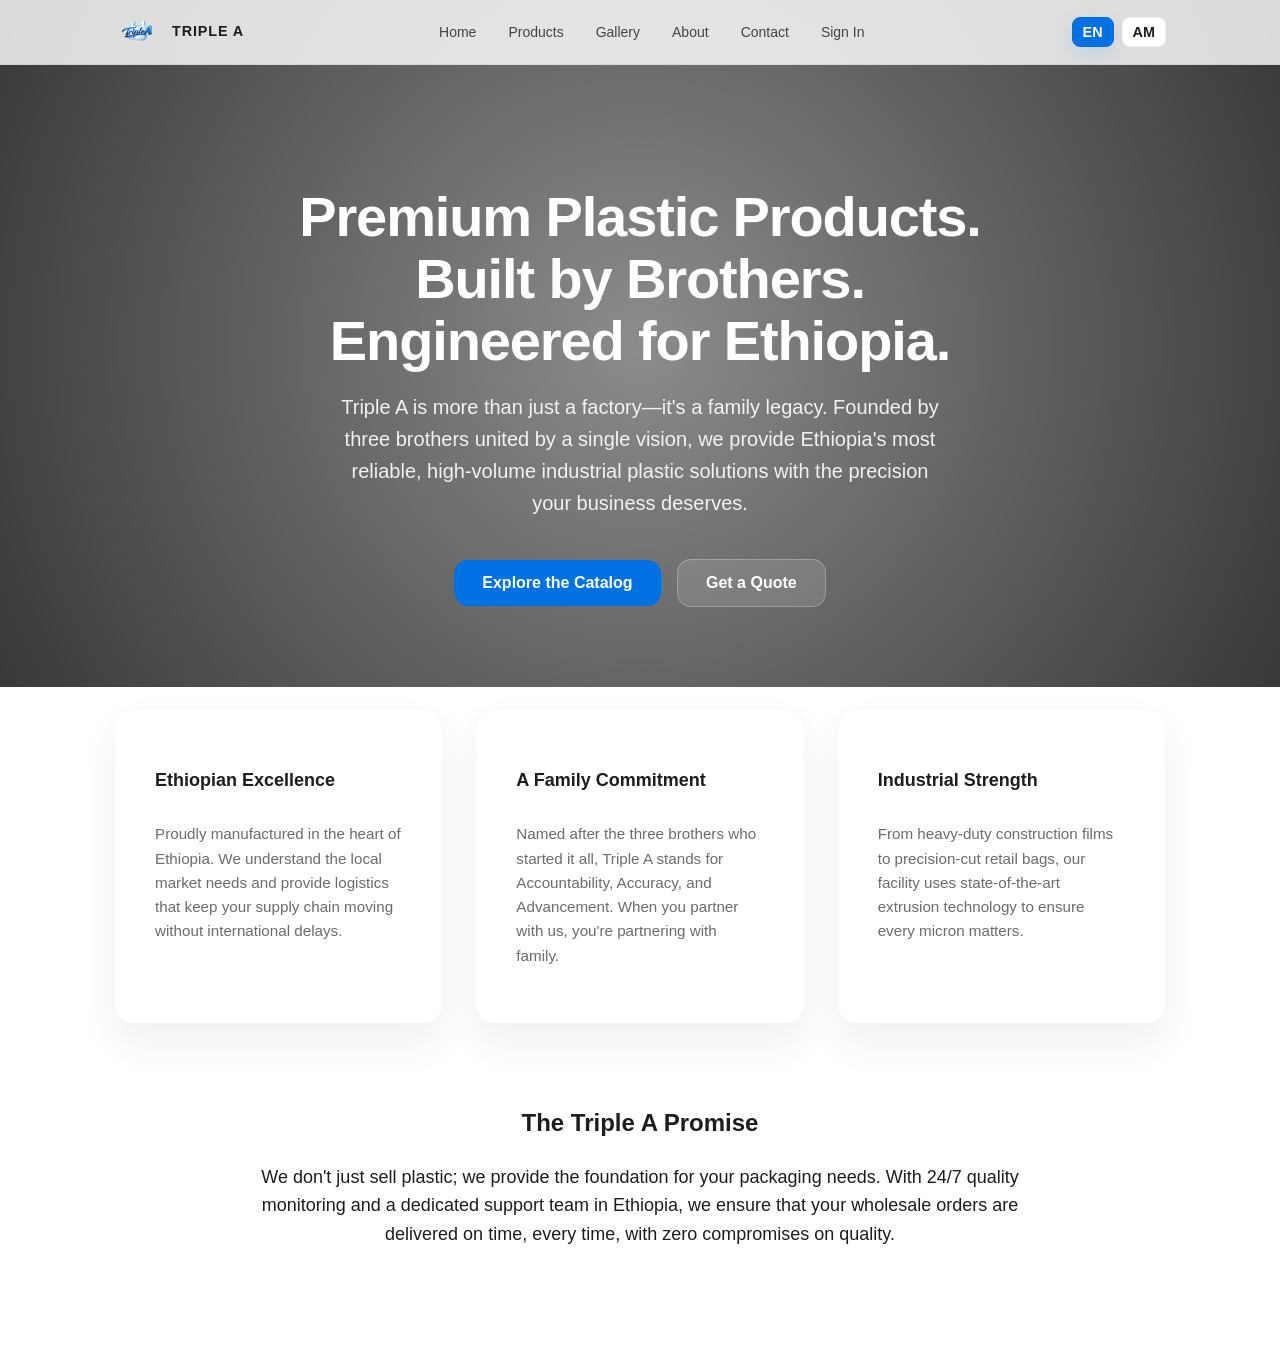
<file: website/robots.txt.html>
<!doctype html>
<html lang="en">
  <head>
    <meta charset="utf-8" />
    <meta name="viewport" content="width=device-width,initial-scale=1" />
    <title>Triple A - Industrial Plastic Manufacturing</title>
    <link rel="stylesheet" href="css/styles.css" />
  </head>
  <body>
    <header class="navbar">
  <div class="nav-inner">
    <a class="logo" href="index.html">
      <img src="assets/logo.png" alt="Triple A logo" style="height:32px; display:inline-block; vertical-align:middle;"/>
      <span class="logo-text">TRIPLE A</span>
    </a>

    <nav>
      <a href="index.html" data-i18n="nav_home">Home</a>
      <a href="products.html" data-i18n="nav_products">Products</a>
      <a href="gallery.html" data-i18n="nav_gallery">Gallery</a>
      <a href="about.html" data-i18n="nav_about">About</a>
      <a href="contact.html" data-i18n="nav_contact">Contact</a>
      <a href="auth.html" data-i18n="nav_signin">Sign In</a>
    </nav>

    <div class="lang-toggle" role="group" aria-label="Language">
      <button id="lang-en" class="lang-btn">EN</button>
      <button id="lang-am" class="lang-btn">AM</button>
    </div>

    <button class="menu-toggle" aria-label="Menu">
      <span></span><span></span><span></span>
    </button>
  </div>
</header>

    <main>
      <section class="hero">
        <div class="hero-inner">
          <h1>Premium Plastic Products.<br>Built by Brothers.<br>Engineered for Ethiopia.</h1>
          <p class="hero-sub">Triple A is more than just a factory—it's a family legacy. Founded by three brothers united by a single vision, we provide Ethiopia's most reliable, high-volume industrial plastic solutions with the precision your business deserves.</p>
          <div class="hero-cta">
            <a class="button-link" href="products.html"><button>Explore the Catalog</button></a>
            <a class="button-link" href="contact.html"><button class="btn-secondary" style="margin-left:12px;">Get a Quote</button></a>
          </div>
        </div>
      </section>

      <section class="container">
        <div class="grid">
          <div class="product-card">
            <h3>Ethiopian Excellence</h3>
            <p>Proudly manufactured in the heart of Ethiopia. We understand the local market needs and provide logistics that keep your supply chain moving without international delays.</p>
          </div>

          <div class="product-card">
            <h3>A Family Commitment</h3>
            <p>Named after the three brothers who started it all, Triple A stands for Accountability, Accuracy, and Advancement. When you partner with us, you're partnering with family.</p>
          </div>

          <div class="product-card">
            <h3>Industrial Strength</h3>
            <p>From heavy-duty construction films to precision-cut retail bags, our facility uses state-of-the-art extrusion technology to ensure every micron matters.</p>
          </div>
        </div>

        <section style="margin-top:80px; text-align: center; max-width: 800px; margin-left: auto; margin-right: auto;">
          <h2>The Triple A Promise</h2>
          <p style="font-size: 18px; margin-top: 20px;">We don't just sell plastic; we provide the foundation for your packaging needs. With 24/7 quality monitoring and a dedicated support team in Ethiopia, we ensure that your wholesale orders are delivered on time, every time, with zero compromises on quality.</p>
        </section>
      </section>
    </main>

    <script>
      const toggle = document.querySelector('.menu-toggle');

      toggle.addEventListener('click', () => {
        document.body.classList.toggle('menu-open');
      });
  </script>

    <script src="js/lang-toggle.js"></script>
    <script type="module" src="js/auth.js"></script>
  </body>
</html>
</file>
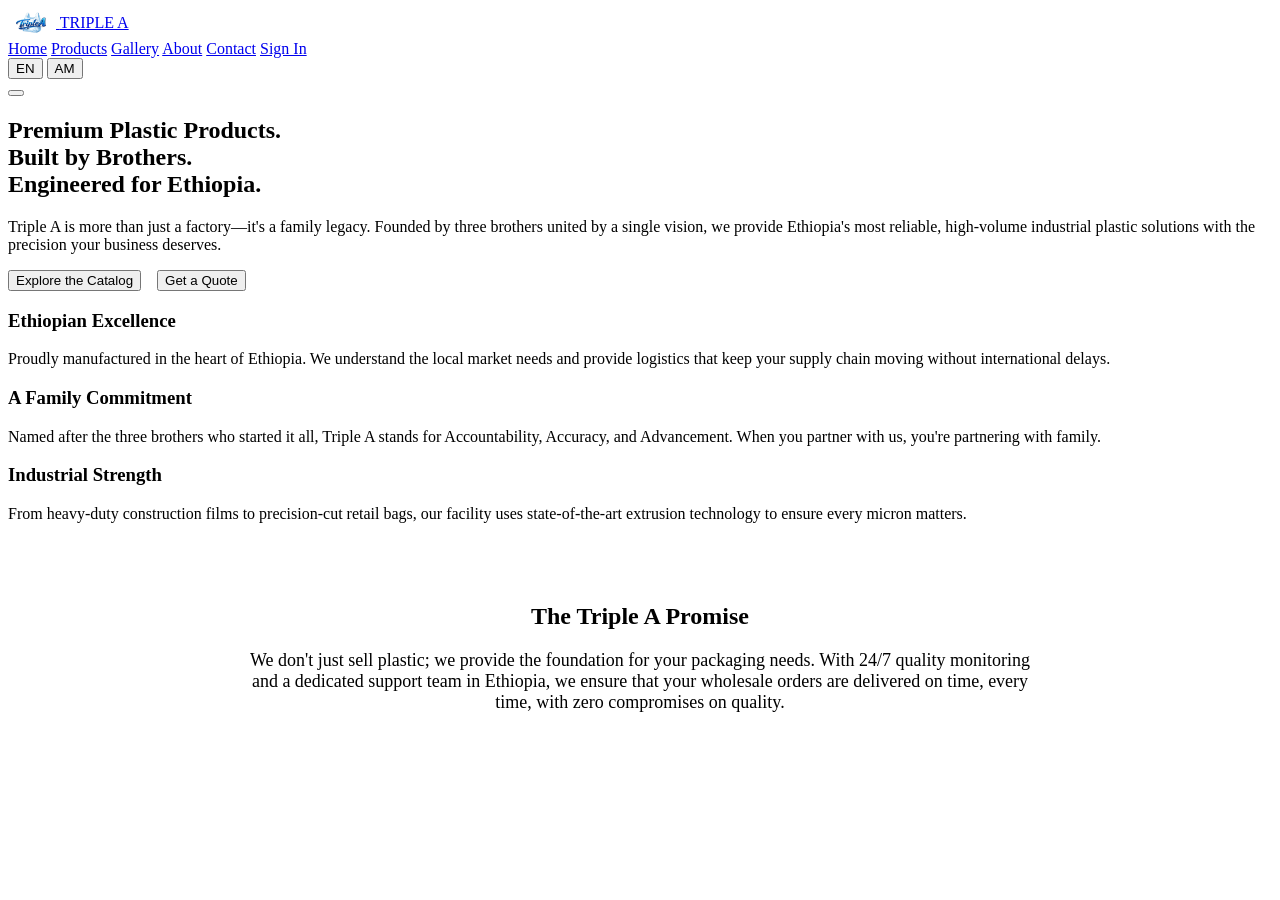
<file: website/assets/admin-bg.jpg.html>
<!doctype html>
<html lang="en">
  <head>
    <meta charset="utf-8" />
    <meta name="viewport" content="width=device-width,initial-scale=1" />
    <title>Triple A - Industrial Plastic Manufacturing</title>
    <link rel="stylesheet" href="https://6e79dce7.tripleaplastic.pages.dev/assets/css/styles.css" />
  </head>
  <body>
    <header class="navbar">
  <div class="nav-inner">
    <a class="logo" href="https://6e79dce7.tripleaplastic.pages.dev/assets/index.html">
      <img src="logo.png" alt="Triple A logo" style="height:32px; display:inline-block; vertical-align:middle;"/>
      <span class="logo-text">TRIPLE A</span>
    </a>

    <nav>
      <a href="https://6e79dce7.tripleaplastic.pages.dev/assets/index.html" data-i18n="nav_home">Home</a>
      <a href="https://6e79dce7.tripleaplastic.pages.dev/assets/products.html" data-i18n="nav_products">Products</a>
      <a href="https://6e79dce7.tripleaplastic.pages.dev/assets/gallery.html" data-i18n="nav_gallery">Gallery</a>
      <a href="https://6e79dce7.tripleaplastic.pages.dev/assets/about.html" data-i18n="nav_about">About</a>
      <a href="https://6e79dce7.tripleaplastic.pages.dev/assets/contact.html" data-i18n="nav_contact">Contact</a>
      <a href="https://6e79dce7.tripleaplastic.pages.dev/assets/auth.html" data-i18n="nav_signin">Sign In</a>
    </nav>

    <div class="lang-toggle" role="group" aria-label="Language">
      <button id="lang-en" class="lang-btn">EN</button>
      <button id="lang-am" class="lang-btn">AM</button>
    </div>

    <button class="menu-toggle" aria-label="Menu">
      <span></span><span></span><span></span>
    </button>
  </div>
</header>

    <main>
      <section class="hero">
        <div class="hero-inner">
          <h1>Premium Plastic Products.<br>Built by Brothers.<br>Engineered for Ethiopia.</h1>
          <p class="hero-sub">Triple A is more than just a factory—it's a family legacy. Founded by three brothers united by a single vision, we provide Ethiopia's most reliable, high-volume industrial plastic solutions with the precision your business deserves.</p>
          <div class="hero-cta">
            <a class="button-link" href="https://6e79dce7.tripleaplastic.pages.dev/assets/products.html"><button>Explore the Catalog</button></a>
            <a class="button-link" href="https://6e79dce7.tripleaplastic.pages.dev/assets/contact.html"><button class="btn-secondary" style="margin-left:12px;">Get a Quote</button></a>
          </div>
        </div>
      </section>

      <section class="container">
        <div class="grid">
          <div class="product-card">
            <h3>Ethiopian Excellence</h3>
            <p>Proudly manufactured in the heart of Ethiopia. We understand the local market needs and provide logistics that keep your supply chain moving without international delays.</p>
          </div>

          <div class="product-card">
            <h3>A Family Commitment</h3>
            <p>Named after the three brothers who started it all, Triple A stands for Accountability, Accuracy, and Advancement. When you partner with us, you're partnering with family.</p>
          </div>

          <div class="product-card">
            <h3>Industrial Strength</h3>
            <p>From heavy-duty construction films to precision-cut retail bags, our facility uses state-of-the-art extrusion technology to ensure every micron matters.</p>
          </div>
        </div>

        <section style="margin-top:80px; text-align: center; max-width: 800px; margin-left: auto; margin-right: auto;">
          <h2>The Triple A Promise</h2>
          <p style="font-size: 18px; margin-top: 20px;">We don't just sell plastic; we provide the foundation for your packaging needs. With 24/7 quality monitoring and a dedicated support team in Ethiopia, we ensure that your wholesale orders are delivered on time, every time, with zero compromises on quality.</p>
        </section>
      </section>
    </main>

    <script>
      const toggle = document.querySelector('.menu-toggle');

      toggle.addEventListener('click', () => {
        document.body.classList.toggle('menu-open');
      });
  </script>

    <script src="https://6e79dce7.tripleaplastic.pages.dev/assets/js/lang-toggle.js"></script>
    <script type="module" src="https://6e79dce7.tripleaplastic.pages.dev/assets/js/auth.js"></script>
  </body>
</html>
</file>
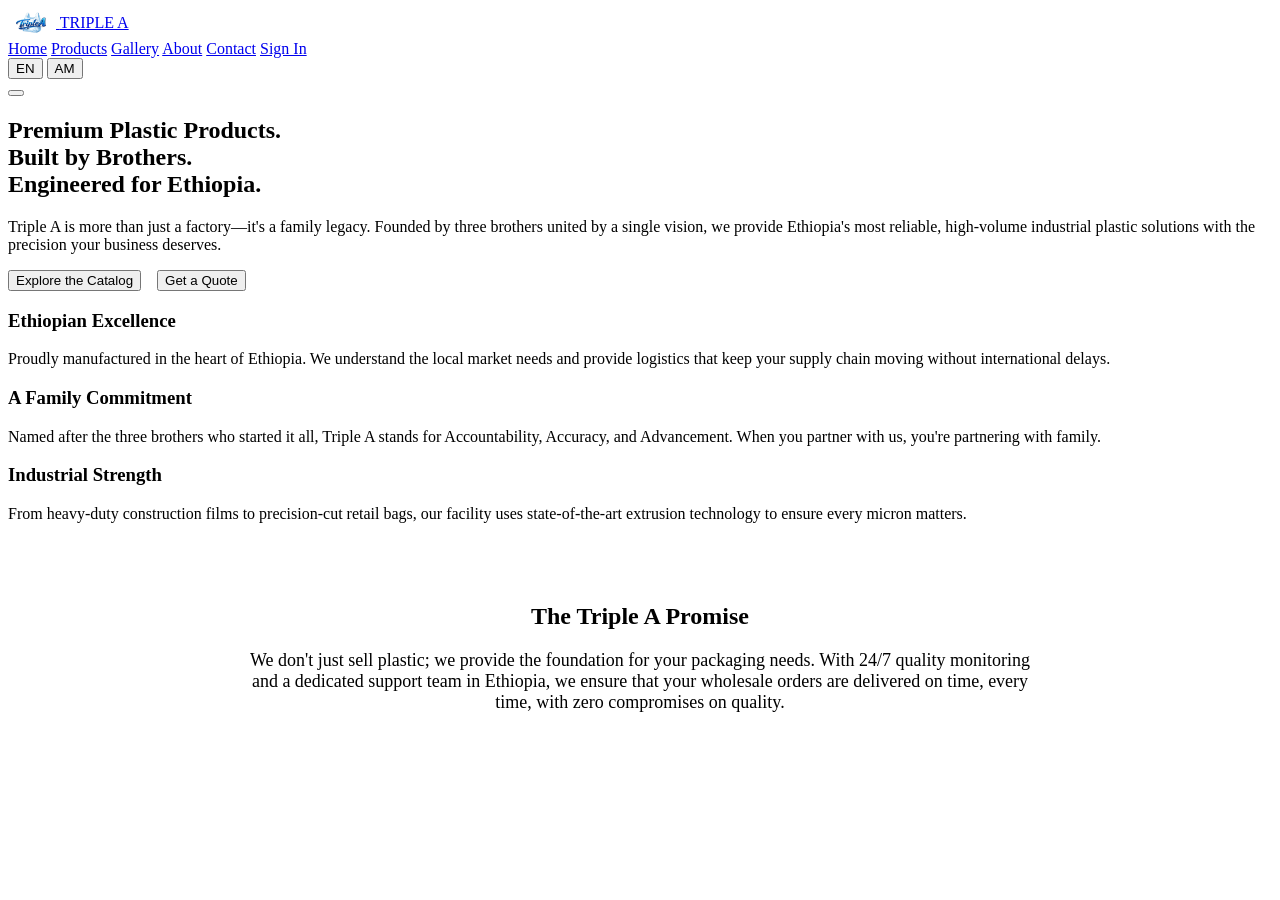
<file: website/assets/gallery/photo2.jpg.html>
<!doctype html>
<html lang="en">
  <head>
    <meta charset="utf-8" />
    <meta name="viewport" content="width=device-width,initial-scale=1" />
    <title>Triple A - Industrial Plastic Manufacturing</title>
    <link rel="stylesheet" href="https://6e79dce7.tripleaplastic.pages.dev/assets/gallery/css/styles.css" />
  </head>
  <body>
    <header class="navbar">
  <div class="nav-inner">
    <a class="logo" href="https://6e79dce7.tripleaplastic.pages.dev/assets/gallery/index.html">
      <img src="../logo.png" alt="Triple A logo" style="height:32px; display:inline-block; vertical-align:middle;"/>
      <span class="logo-text">TRIPLE A</span>
    </a>

    <nav>
      <a href="https://6e79dce7.tripleaplastic.pages.dev/assets/gallery/index.html" data-i18n="nav_home">Home</a>
      <a href="https://6e79dce7.tripleaplastic.pages.dev/assets/gallery/products.html" data-i18n="nav_products">Products</a>
      <a href="https://6e79dce7.tripleaplastic.pages.dev/assets/gallery/gallery.html" data-i18n="nav_gallery">Gallery</a>
      <a href="https://6e79dce7.tripleaplastic.pages.dev/assets/gallery/about.html" data-i18n="nav_about">About</a>
      <a href="https://6e79dce7.tripleaplastic.pages.dev/assets/gallery/contact.html" data-i18n="nav_contact">Contact</a>
      <a href="https://6e79dce7.tripleaplastic.pages.dev/assets/gallery/auth.html" data-i18n="nav_signin">Sign In</a>
    </nav>

    <div class="lang-toggle" role="group" aria-label="Language">
      <button id="lang-en" class="lang-btn">EN</button>
      <button id="lang-am" class="lang-btn">AM</button>
    </div>

    <button class="menu-toggle" aria-label="Menu">
      <span></span><span></span><span></span>
    </button>
  </div>
</header>

    <main>
      <section class="hero">
        <div class="hero-inner">
          <h1>Premium Plastic Products.<br>Built by Brothers.<br>Engineered for Ethiopia.</h1>
          <p class="hero-sub">Triple A is more than just a factory—it's a family legacy. Founded by three brothers united by a single vision, we provide Ethiopia's most reliable, high-volume industrial plastic solutions with the precision your business deserves.</p>
          <div class="hero-cta">
            <a class="button-link" href="https://6e79dce7.tripleaplastic.pages.dev/assets/gallery/products.html"><button>Explore the Catalog</button></a>
            <a class="button-link" href="https://6e79dce7.tripleaplastic.pages.dev/assets/gallery/contact.html"><button class="btn-secondary" style="margin-left:12px;">Get a Quote</button></a>
          </div>
        </div>
      </section>

      <section class="container">
        <div class="grid">
          <div class="product-card">
            <h3>Ethiopian Excellence</h3>
            <p>Proudly manufactured in the heart of Ethiopia. We understand the local market needs and provide logistics that keep your supply chain moving without international delays.</p>
          </div>

          <div class="product-card">
            <h3>A Family Commitment</h3>
            <p>Named after the three brothers who started it all, Triple A stands for Accountability, Accuracy, and Advancement. When you partner with us, you're partnering with family.</p>
          </div>

          <div class="product-card">
            <h3>Industrial Strength</h3>
            <p>From heavy-duty construction films to precision-cut retail bags, our facility uses state-of-the-art extrusion technology to ensure every micron matters.</p>
          </div>
        </div>

        <section style="margin-top:80px; text-align: center; max-width: 800px; margin-left: auto; margin-right: auto;">
          <h2>The Triple A Promise</h2>
          <p style="font-size: 18px; margin-top: 20px;">We don't just sell plastic; we provide the foundation for your packaging needs. With 24/7 quality monitoring and a dedicated support team in Ethiopia, we ensure that your wholesale orders are delivered on time, every time, with zero compromises on quality.</p>
        </section>
      </section>
    </main>

    <script>
      const toggle = document.querySelector('.menu-toggle');

      toggle.addEventListener('click', () => {
        document.body.classList.toggle('menu-open');
      });
  </script>

    <script src="https://6e79dce7.tripleaplastic.pages.dev/assets/gallery/js/lang-toggle.js"></script>
    <script type="module" src="https://6e79dce7.tripleaplastic.pages.dev/assets/gallery/js/auth.js"></script>
  </body>
</html>
</file>
<file: website/css/styles.css>
/* =========================
   Design Tokens
   ========================= */
:root {
  --blue: #0071e3;
  --blue-hover: #0077ed;
  --black: #1d1d1f;
  --gray: #6b6b70;
  --gray-light: #f5f5f7;
  --white: #ffffff;

  --radius-sm: 10px;
  --radius-md: 14px;
  --radius-lg: 20px;

  --shadow-sm: 0 10px 25px rgba(0, 0, 0, 0.04);
  --shadow-md: 0 20px 40px rgba(0, 0, 0, 0.06);
  --shadow-lg: 0 30px 60px rgba(0, 0, 0, 0.1);

  --glass: rgba(255, 255, 255, 0.82);

  --container: 1100px;
  --gutter: clamp(16px, 4vw, 24px);
}

/* =========================
   Reset & Base
   ========================= */
*,
*::before,
*::after {
  box-sizing: border-box;
}

html {
  scroll-behavior: smooth;
}

body {
  min-height: 100%;
  margin: 0;
  font-family: "Inter", -apple-system, BlinkMacSystemFont, "Segoe UI",
    Roboto, Helvetica, Arial, sans-serif;
  color: var(--black);
  background: var(--white);
  line-height: 1.6;
  -webkit-font-smoothing: antialiased;
}

/* =========================
   Navbar
   ========================= */
.navbar {
  position: fixed;
  inset: 0 0 auto 0;
  z-index: 1000;
  background: var(--glass);
  border-bottom: 1px solid rgba(0, 0, 0, 0.05);
}

@supports (backdrop-filter: blur(1px)) {
  .navbar {
    backdrop-filter: saturate(180%) blur(20px);
  }
}

.nav-inner {
  max-width: var(--container);
  margin-inline: auto;
  padding-inline: var(--gutter);
  height: 64px;
  display: flex;
  align-items: center;
  justify-content: space-between;
}

.logo {
  display: flex;
  align-items: center;
  gap: 10px;
  text-decoration: none;
  color: inherit;
}

.logo-text {
  font-weight: 700;
  font-size: 0.9rem;
  letter-spacing: 0.06em;
}

nav {
  display: flex;
  align-items: center;
  gap: clamp(16px, 3vw, 32px);
  font-size: 0.875rem;
  font-weight: 500;
}

nav a {
  color: inherit;
  text-decoration: none;
  opacity: 0.8;
  transition: color 0.2s ease, opacity 0.2s ease;
}

nav a:hover {
  opacity: 1;
  color: var(--blue);
}

/* =========================
   Hero
   ========================= */
.hero {
  position: relative;
  padding: clamp(120px, 20vh, 180px) var(--gutter)
    clamp(80px, 14vh, 120px);
  text-align: center;
  color: #fff;
  background: url("../assets/homepage_bg.jpeg") center / cover no-repeat;
  overflow: hidden;
}

.hero::before {
  content: "";
  position: absolute;
  inset: 0;
  background: radial-gradient(
    circle at center,
    rgba(0, 0, 0, 0.4),
    rgba(0, 0, 0, 0.75)
  );
  z-index: 0;
}

.hero-inner {
  position: relative;
  z-index: 1;
  max-width: 800px;
  margin-inline: auto;
}

.hero h1 {
  font-size: clamp(2rem, 5vw, 3.5rem);
  font-weight: 800;
  line-height: 1.1;
  letter-spacing: -0.02em;
  margin-bottom: 1.25rem;
}

.hero-sub {
  font-size: clamp(1rem, 2.5vw, 1.25rem);
  color: rgba(255, 255, 255, 0.9);
  max-width: 600px;
  margin-inline: auto;
  margin-bottom: 2.5rem;
}

/* =========================
   Layout
   ========================= */
.container {
  max-width: var(--container);
  margin-inline: auto;
  padding: clamp(60px, 10vw, 80px) var(--gutter);
}

/* =========================
   Grid & Cards
   ========================= */
.grid {
  display: grid;
  grid-template-columns: repeat(auto-fit, minmax(260px, 1fr));
  gap: clamp(20px, 4vw, 32px);
  margin-top: clamp(-60px, -8vw, -80px);
  position: relative;
  z-index: 2;
}

.product-card {
  background: var(--white);
  border-radius: var(--radius-lg);
  padding: clamp(24px, 5vw, 40px);
  border: 1px solid rgba(0, 0, 0, 0.03);
  box-shadow: var(--shadow-md);
  display: flex;
  flex-direction: column;
  height: 100%;
  transition: transform 0.35s ease, box-shadow 0.35s ease;
}

.product-card:hover {
  transform: translateY(-8px);
  box-shadow: var(--shadow-lg);
}

.product-card h3 {
  font-size: 1.125rem;
  font-weight: 700;
  margin-bottom: 0.75rem;
}

.product-card p {
  font-size: 0.95rem;
  color: var(--gray);
  line-height: 1.6;
}

/* =========================
   Buttons
   ========================= */
button {
  appearance: none;
  border: none;
  border-radius: var(--radius-md);
  padding: 14px 28px;
  font-size: 1rem;
  font-weight: 600;
  cursor: pointer;
  background: var(--blue);
  color: #fff;
  transition: background 0.2s ease, transform 0.2s ease,
    box-shadow 0.2s ease;
}

button:hover {
  background: var(--blue-hover);
  transform: scale(1.02);
  box-shadow: 0 6px 16px rgba(0, 113, 227, 0.3);
}

.btn-secondary {
  background: rgba(255, 255, 255, 0.12);
  color: #fff;
  border: 1px solid rgba(255, 255, 255, 0.25);
}

.btn-secondary:hover {
  background: rgba(255, 255, 255, 0.22);
}

/* =========================
   Inputs
   ========================= */
input,
textarea {
  width: 100%;
  padding: 12px 16px;
  border-radius: var(--radius-md);
  border: 1px solid #e6e6ea;
  font-size: 0.9rem;
}

input:focus,
textarea:focus {
  outline: none;
  border-color: var(--blue);
}

/* =========================
   Utilities
   ========================= */
.text-center {
  text-align: center;
}

.mt-20 {
  margin-top: 20px;
}

.badge {
  display: inline-block;
  background: #ff3b30;
  color: #fff;
  padding: 6px 12px;
  border-radius: 999px;
  font-weight: 800;
  font-size: 0.75rem;
}

/* =========================
   Accessibility & Motion
   ========================= */
@media (prefers-reduced-motion: reduce) {
  * {
    animation: none !important;
    transition: none !important;
  }
}

/* =========================
   Mobile Menu
   ========================= */

.menu-toggle {
  display: none;
  background: none;
  border: none;
  cursor: pointer;
  width: 40px;
  height: 40px;
  position: relative;
}

.menu-toggle span {
  position: absolute;
  left: 8px;
  right: 8px;
  height: 2px;
  background: var(--black);
  border-radius: 2px;
  transition: transform 0.25s ease, opacity 0.25s ease;
}

.menu-toggle span:nth-child(1) { top: 12px; }
.menu-toggle span:nth-child(2) { top: 19px; }
.menu-toggle span:nth-child(3) { top: 26px; }

/* ---------- Mobile Layout ---------- */
@media (max-width: 768px) {
  .menu-toggle {
    display: block;
  }

  nav {
    position: fixed;
    top: 64px;
    left: 0;
    right: 0;
    background: var(--white);
    flex-direction: column;
    align-items: stretch;
    gap: 0;
    padding: 12px 0;
    border-bottom: 1px solid rgba(0,0,0,0.05);
    box-shadow: var(--shadow-sm);

    transform: translateY(-120%);
    transition: transform 0.3s ease;
    z-index: 999;
  }

  nav a {
    padding: 16px 24px;
    font-size: 1rem;
    opacity: 1;
  }

  nav a:hover {
    background: var(--gray-light);
    color: var(--blue);
  }

  body.menu-open nav {
    transform: translateY(0);
  }

  body.menu-open {
    overflow: hidden;
  }

  /* Hamburger animation */
  body.menu-open .menu-toggle span:nth-child(1) {
    transform: translateY(7px) rotate(45deg);
  }

  body.menu-open .menu-toggle span:nth-child(2) {
    opacity: 0;
  }

  body.menu-open .menu-toggle span:nth-child(3) {
    transform: translateY(-7px) rotate(-45deg);
  }
}

/* =========================
   Gallery Filters
   ========================= */

.gallery-filters {
  display: flex;
  justify-content: center;
  gap: 12px;
  margin-bottom: 40px;
  flex-wrap: wrap;
}

.filter-btn {
  appearance: none;
  border: 1px solid rgba(0, 0, 0, 0.08);
  background: var(--white);
  color: var(--black);
  padding: 10px 22px;
  border-radius: 999px;
  font-size: 0.9rem;
  font-weight: 600;
  cursor: pointer;
  box-shadow: var(--shadow-sm);
  transition: background 0.25s ease, color 0.25s ease,
    transform 0.25s ease, box-shadow 0.25s ease;
}

.filter-btn:hover {
  transform: translateY(-2px);
  box-shadow: var(--shadow-md);
}

.filter-btn.active {
  background: var(--blue);
  color: #fff;
  border-color: var(--blue);
  box-shadow: 0 10px 30px rgba(0, 113, 227, 0.3);
}

/* =========================
   Media Gallery
   ========================= */

.media-grid {
  display: grid;
  grid-template-columns: repeat(auto-fit, minmax(260px, 1fr));
  gap: clamp(20px, 4vw, 32px);
}

.media-card {
  background: var(--white);
  border-radius: var(--radius-lg);
  overflow: hidden;
  border: 1px solid rgba(0, 0, 0, 0.03);
  box-shadow: var(--shadow-md);
  transition: transform 0.35s ease, box-shadow 0.35s ease,
    opacity 0.25s ease;
}

.media-card:hover {
  transform: translateY(-6px);
  box-shadow: var(--shadow-lg);
}

.media-card img,
.media-card video {
  width: 100%;
  height: 100%;
  display: block;
  object-fit: cover;
  aspect-ratio: 16 / 10;
  background: #000;
}

.media-card video {
  outline: none;
  border: none;
}

/* Optional hidden state (future animation-ready) */
.media-card.hidden {
  opacity: 0;
}

/* Mobile refinement */
@media (max-width: 768px) {
  .media-card img,
  .media-card video {
    aspect-ratio: 16 / 11;
  }
}

/* =========================
   Orders Page
   ========================= */

.orders-subtitle {
  font-size: 1rem;
  color: var(--gray);
  max-width: 680px;
  margin: 16px auto 40px;
}

.orders-list {
  display: grid;
  grid-template-columns: 1fr;
  gap: 20px;
}

.order-legend {
  display: flex;
  justify-content: center;
  gap: 14px;
  margin-bottom: 32px;
  flex-wrap: wrap;
}

.status {
  padding: 6px 14px;
  border-radius: 999px;
  font-size: 0.75rem;
  font-weight: 800;
  letter-spacing: 0.04em;
  text-transform: uppercase;
}

.status.pending {
  background: #ffe9c6;
  color: #8a5a00;
}

.status.processing {
  background: #e6f0ff;
  color: #004bb5;
}

.status.ready {
  background: #e6f7ee;
  color: #0b6b3a;
}

.status.completed {
  background: #ededf0;
  color: #444;
}

/* Order card enhancements */
.orders-list .product-card {
  box-shadow: var(--shadow-sm);
}

.orders-list .product-card h3 {
  display: flex;
  justify-content: space-between;
  align-items: center;
}
/* (above styles kept unchanged) */

/* =========================
   Navbar — language toggle refinements
   ========================= */
.lang-toggle {
  display: flex;
  gap: 8px;
  align-items: center;
}

.lang-btn {
  appearance: none;
  border: 1px solid rgba(0,0,0,0.06);
  background: var(--white);
  color: var(--black);
  padding: 6px 10px;
  border-radius: 8px;
  font-size: 0.85rem;
  cursor: pointer;
  font-weight: 700;
  transition: background 0.18s ease, transform 0.12s ease;
}

.lang-btn:hover { transform: translateY(-1px); }
.lang-btn.active {
  background: var(--blue);
  color: #fff;
  border-color: var(--blue);
  box-shadow: 0 6px 14px rgba(0,113,227,0.18);
}

/* Keep nav layout tidy on small screens */
@media (max-width: 768px) {
  .lang-toggle { display: none; } /* we keep it visible in nav when expanded */
  body.menu-open .lang-toggle { display: flex; margin-left: 16px; }
}

/* Hero tweaks (slightly stronger overlay and padding) */
.hero {
  position: relative;
  padding: clamp(110px, 18vh, 160px) var(--gutter) clamp(60px, 12vh, 100px);
  text-align: center;
  color: #fff;
  background: center / cover no-repeat;
  overflow: hidden;
}
.hero::before {
  content: "";
  position: absolute;
  inset: 0;
  background: radial-gradient(circle at center, rgba(0,0,0,0.45), rgba(0,0,0,0.78));
  z-index: 0;
}

/* active nav link appearance */
nav a.active {
  color: var(--blue);
  border-bottom: 2px solid var(--blue);
  padding-bottom: 6px;
}
/* =========================
   Additions for auth full-screen, language toggle & hero refinements
   Append these lines to the end of public/css/styles.css
   ========================= */

/* =========================
   AUTH — FULLSCREEN SPLIT (FINAL FIX)
   ========================= */

.auth-split {
  min-height: 100vh;
  padding-top: 64px; /* navbar height */
  display: grid;
  grid-template-columns: 1fr 1fr;
  grid-template-areas: "form image";
  align-items: stretch;
  box-sizing: border-box;
}

/* Left side = LOGIN */
.auth-right {
  grid-area: form;
  background: var(--white);
  display: flex;
  align-items: center;
  justify-content: center;
  padding: clamp(36px, 6vw, 72px);
}

/* Right side = IMAGE */
.auth-left {
  grid-area: image;
  background-image: url("../assets/homepage_bg.jpeg");
  background-size: cover;
  background-position: center;
  position: relative;
  color: #fff;
  display: flex;
  align-items: center;
  justify-content: center;
  padding: clamp(24px, 6vw, 48px);
}

.auth-left::before {
  content: "";
  position: absolute;
  inset: 0;
  background: linear-gradient(
    180deg,
    rgba(0,0,0,0.35),
    rgba(0,0,0,0.65)
  );
  z-index: 0;
}

.auth-left .hero-inner {
  position: relative;
  z-index: 1;
  max-width: 720px;
  text-align: left;
}

.auth-left h1 {
  font-size: clamp(1.6rem, 3.5vw, 2.6rem);
  line-height: 1.08;
  margin-bottom: 12px;
  font-weight: 800;
}

.auth-left p {
  font-size: 1rem;
  color: rgba(255,255,255,0.95);
  max-width: 520px;
}

/* Auth form container */
.auth-forms {
  width: 100%;
  max-width: 520px;
  display: flex;
  flex-direction: column;
  gap: 22px;
}

/* Panels */
.form-panel {
  background: linear-gradient(
    180deg,
    rgba(255,255,255,0.98),
    rgba(250,250,250,0.98)
  );
  border-radius: var(--radius-md);
  padding: 20px 22px;
  box-shadow: var(--shadow-sm);
  width: 100%;
}

/* Inputs */
.form-panel input {
  width: 100%;
  margin-top: 8px;
  margin-bottom: 10px;
}

/* Buttons */
.form-panel .btn {
  width: 100%;
  padding: 12px 16px;
  font-weight: 700;
}

/* Mobile */
@media (max-width: 880px) {
  .auth-split {
    grid-template-columns: 1fr;
    grid-template-areas:
      "form"
      "image";
  }

  .auth-left {
    min-height: 360px;
  }
}

/* Make each small section visually separated but not a tiny boxed card */
.form-panel {
  background: linear-gradient(180deg, rgba(255,255,255,0.98), rgba(250,250,250,0.98));
  border-radius: var(--radius-md);
  padding: 18px 20px;
  box-shadow: var(--shadow-sm);
  width: 100%;
}

/* Inputs that span width */
.form-panel input[type="email"],
.form-panel input[type="password"],
.form-panel input[type="text"] {
  display: block;
  width: 100%;
  margin-top: 8px;
  margin-bottom: 8px;
}

/* Buttons in auth area */
.form-panel .btn {
  width: 100%;
  padding: 12px 16px;
  border-radius: 10px;
  font-weight: 700;
}

/* Keep focus states visible */
.form-panel input:focus {
  outline: 2px solid rgba(0,113,227,0.12);
  border-color: var(--blue);
}

/* === Language Toggle Navbar Buttons === */
.lang-toggle {
  display: flex;
  gap: 8px;
  align-items: center;
  margin-left: 12px;
}
.lang-btn {
  appearance: none;
  border: 1px solid rgba(0,0,0,0.06);
  background: var(--white);
  color: var(--black);
  padding: 6px 10px;
  border-radius: 8px;
  font-size: 0.9rem;
  font-weight: 700;
  cursor: pointer;
  transition: background 0.18s, transform 0.12s;
}
.lang-btn.active {
  background: var(--blue);
  color: #fff;
  border-color: var(--blue);
  box-shadow: 0 8px 20px rgba(0,113,227,0.12);
}

/* Hero tweak for pages that reuse hero class */
.hero {
  padding: clamp(80px, 16vh, 140px) var(--gutter) clamp(40px, 10vh, 80px);
}
.hero::before {
  background: radial-gradient(circle at center, rgba(0,0,0,0.45), rgba(0,0,0,0.78));
}

/* Small image card utility for inserting homepage-like images into content */
.img-card {
  border-radius: var(--radius-lg);
  overflow: hidden;
  box-shadow: var(--shadow-md);
  border: 1px solid rgba(0,0,0,0.04);
  height: 260px;
  background-position: center;
  background-size: cover;
}
@media (max-width: 768px) {
  .img-card { height: 200px; }
}

/* ==================================================
   ADMIN PAGE ONLY (ISOLATED — DOES NOT AFFECT HOME)
   ================================================== */

.admin-page .admin-layout {
  display: flex;
  min-height: calc(100vh - 70px);
}

/* LEFT SIDE */
.admin-page .admin-left {
  flex: 1.2;
  position: relative;
  background: url("../assets/admin-bg.jpg.html") center / cover no-repeat;
}

.admin-page .admin-overlay {
  position: absolute;
  inset: 0;
  background: linear-gradient(
    90deg,
    rgba(0, 0, 0, 0.6),
    rgba(0, 0, 0, 0.2)
  );
}

.admin-page .admin-content {
  position: relative;
  z-index: 2;
  padding: 80px;
  max-width: 520px;
  color: #ffffff;
}

.admin-page .admin-content h1 {
  font-size: 36px;
  margin-bottom: 16px;
}

.admin-page .admin-content p {
  font-size: 16px;
  line-height: 1.6;
}

/* THUMBNAILS */
.admin-page .admin-thumbs {
  display: flex;
  gap: 12px;
  margin-top: 30px;
}

.admin-page .admin-thumbs img {
  width: 90px;
  height: 60px;
  object-fit: cover;
  border-radius: 6px;
}

/* RIGHT SIDE */
.admin-page .admin-right {
  flex: 1;
  display: flex;
  align-items: center;
  justify-content: center;
}

.admin-page .admin-card {
  background: #ffffff;
  width: 420px;
  padding: 40px;
  border-radius: 16px;
  box-shadow: 0 20px 60px rgba(0, 0, 0, 0.15);
}

.admin-page .admin-card h2 {
  margin-bottom: 6px;
}

.admin-page .admin-card p {
  margin-bottom: 16px;
  color: #555;
}

/* BUTTON */
.admin-page .admin-btn {
  width: 100%;
  margin-top: 20px;
}

/* BACK LINK */
.admin-page .back-link {
  display: block;
  margin-top: 16px;
  font-size: 14px;
  color: #555;
  text-decoration: none;
}

.admin-page .back-link:hover {
  text-decoration: underline;
}

/* =========================
   FOOTER
   ========================= */
footer {
  background: var(--black);
  color: #fff;
  padding: 60px var(--gutter) 20px;
  margin-top: 100px;
}

.footer-grid {
  max-width: var(--container);
  margin-inline: auto;
  display: grid;
  grid-template-columns: repeat(auto-fit, minmax(220px, 1fr));
  gap: 40px;
  margin-bottom: 40px;
}

.footer-section h4 {
  font-size: 1rem;
  font-weight: 700;
  margin-bottom: 16px;
}

.footer-section p, .footer-section a {
  font-size: 0.9rem;
  color: rgba(255,255,255,0.8);
  line-height: 1.8;
  text-decoration: none;
}

.footer-section a:hover {
  color: var(--blue);
}

.footer-bottom {
  max-width: var(--container);
  margin-inline: auto;
  border-top: 1px solid rgba(255,255,255,0.1);
  padding-top: 20px;
  text-align: center;
  font-size: 0.85rem;
  color: rgba(255,255,255,0.6);
}

/* =========================
   SHOPPING CART
   ========================= */
.cart-icon {
  position: relative;
  cursor: pointer;
  font-size: 1.2rem;
}

.cart-count {
  position: absolute;
  top: -8px;
  right: -8px;
  background: #ff3b30;
  color: #fff;
  border-radius: 999px;
  width: 20px;
  height: 20px;
  display: flex;
  align-items: center;
  justify-content: center;
  font-size: 0.75rem;
  font-weight: 700;
}

.cart-modal {
  position: fixed;
  top: 0;
  left: 0;
  right: 0;
  bottom: 0;
  background: rgba(0,0,0,0.5);
  display: none;
  align-items: center;
  justify-content: flex-end;
  z-index: 2000;
}

.cart-modal.open {
  display: flex;
}

.cart-panel {
  background: #fff;
  width: 100%;
  max-width: 420px;
  height: 100%;
  overflow-y: auto;
  padding: 24px;
  display: flex;
  flex-direction: column;
}

.cart-item {
  padding: 16px 0;
  border-bottom: 1px solid rgba(0,0,0,0.05);
  display: flex;
  justify-content: space-between;
  align-items: center;
}

.cart-item-remove {
  background: none;
  border: none;
  color: #ff3b30;
  cursor: pointer;
  padding: 0;
  font-weight: 600;
}

/* =========================
   TESTIMONIALS
   ========================= */
.testimonials-section {
  background: var(--gray-light);
  border-radius: var(--radius-lg);
  padding: 60px var(--gutter);
  margin: 60px 0;
}

.testimonial-card {
  background: #fff;
  padding: 30px;
  border-radius: var(--radius-md);
  box-shadow: var(--shadow-sm);
  margin-bottom: 20px;
}

.testimonial-stars {
  color: #ffa500;
  font-size: 1.1rem;
  margin-bottom: 12px;
}

.testimonial-text {
  font-size: 1rem;
  color: var(--gray);
  margin-bottom: 16px;
  font-style: italic;
}

.testimonial-author {
  font-weight: 700;
  color: var(--black);
  font-size: 0.95rem;
}

/* =========================
   FAQ ACCORDION
   ========================= */
.faq-section {
  max-width: 800px;
  margin: 40px auto;
}

.faq-item {
  border: 1px solid rgba(0,0,0,0.08);
  border-radius: var(--radius-md);
  margin-bottom: 12px;
  overflow: hidden;
}

.faq-question {
  background: var(--gray-light);
  padding: 16px 20px;
  cursor: pointer;
  display: flex;
  justify-content: space-between;
  align-items: center;
  font-weight: 600;
  user-select: none;
  transition: background 0.2s ease;
}

.faq-question:hover {
  background: rgba(0,113,227,0.08);
}

.faq-toggle {
  width: 24px;
  height: 24px;
  display: flex;
  align-items: center;
  justify-content: center;
  font-weight: 700;
  transition: transform 0.3s ease;
}

.faq-item.open .faq-toggle {
  transform: rotate(180deg);
}

.faq-answer {
  background: #fff;
  padding: 0 20px;
  max-height: 0;
  overflow: hidden;
  transition: all 0.3s ease;
}

.faq-item.open .faq-answer {
  padding: 16px 20px;
  max-height: 500px;
}

/* =========================
   QUOTE FORM
   ========================= */
.quote-modal {
  position: fixed;
  top: 0;
  left: 0;
  right: 0;
  bottom: 0;
  background: rgba(0,0,0,0.6);
  display: none;
  align-items: center;
  justify-content: center;
  z-index: 2000;
}

.quote-modal.open {
  display: flex;
}

.quote-box {
  background: #fff;
  border-radius: var(--radius-lg);
  padding: 40px;
  max-width: 600px;
  width: 90%;
  position: relative;
}

.quote-close {
  position: absolute;
  top: 20px;
  right: 20px;
  background: none;
  border: none;
  font-size: 1.5rem;
  cursor: pointer;
  color: var(--gray);
}

/* =========================
   COMPARISON TABLE
   ========================= */
.comparison-table {
  width: 100%;
  border-collapse: collapse;
  margin: 30px 0;
  box-shadow: var(--shadow-sm);
  border-radius: var(--radius-md);
  overflow: hidden;
}

.comparison-table th,
.comparison-table td {
  padding: 16px 20px;
  text-align: left;
  border-bottom: 1px solid rgba(0,0,0,0.08);
}

.comparison-table th {
  background: var(--blue);
  color: #fff;
  font-weight: 700;
}

.comparison-table tr:hover {
  background: var(--gray-light);
}

.comparison-table .check {
  color: #0b6b3a;
  font-weight: 700;
}

/* =========================
   BULK CALCULATOR
   ========================= */
.calculator-section {
  background: var(--gray-light);
  padding: 40px;
  border-radius: var(--radius-lg);
  max-width: 500px;
  margin: 40px auto;
}

.calculator-row {
  margin-bottom: 20px;
}

.calculator-row label {
  display: block;
  font-weight: 600;
  margin-bottom: 8px;
}

.calculator-row input {
  width: 100%;
}

.calculator-result {
  background: #fff;
  padding: 20px;
  border-radius: var(--radius-md);
  margin-top: 20px;
  text-align: center;
  font-size: 1.25rem;
  font-weight: 700;
  color: var(--black);
}

.calculator-result .label {
  display: block;
  font-size: 0.9rem;
  color: var(--gray);
  margin-bottom: 8px;
  font-weight: 500;
}

/* =========================
   CERTIFICATIONS
   ========================= */
.certifications-grid {
  display: grid;
  grid-template-columns: repeat(auto-fit, minmax(150px, 1fr));
  gap: 30px;
  margin: 40px 0;
  text-align: center;
}

.cert-item {
  padding: 20px;
  border: 2px solid var(--blue);
  border-radius: var(--radius-lg);
  background: rgba(0,113,227,0.02);
}

.cert-item h4 {
  font-size: 1.1rem;
  margin-top: 12px;
  color: var(--black);
}

.cert-icon {
  font-size: 3rem;
}

/* =========================
   BLOG / NEWS SECTION
   ========================= */
.blog-grid {
  display: grid;
  grid-template-columns: repeat(auto-fit, minmax(300px, 1fr));
  gap: 30px;
  margin: 40px 0;
}

.blog-card {
  background: #fff;
  border-radius: var(--radius-lg);
  overflow: hidden;
  box-shadow: var(--shadow-sm);
  transition: transform 0.3s ease, box-shadow 0.3s ease;
}

.blog-card:hover {
  transform: translateY(-8px);
  box-shadow: var(--shadow-md);
}

.blog-image {
  width: 100%;
  height: 200px;
  background: var(--gray-light);
  object-fit: cover;
}

.blog-content {
  padding: 24px;
}

.blog-date {
  font-size: 0.85rem;
  color: var(--gray);
  margin-bottom: 8px;
}

.blog-title {
  font-size: 1.2rem;
  font-weight: 700;
  margin-bottom: 12px;
  color: var(--black);
}

.blog-excerpt {
  color: var(--gray);
  line-height: 1.6;
  margin-bottom: 16px;
}

.blog-link {
  color: var(--blue);
  text-decoration: none;
  font-weight: 600;
  cursor: pointer;
}

.blog-link:hover {
  text-decoration: underline;
}

/* =========================
   STATS SECTION
   ========================= */
.stats-grid {
  display: grid;
  grid-template-columns: repeat(auto-fit, minmax(200px, 1fr));
  gap: 30px;
  margin: 40px 0;
  text-align: center;
}

.stat-box {
  padding: 30px;
  background: var(--gray-light);
  border-radius: var(--radius-lg);
  border: 2px solid rgba(0,113,227,0.1);
}

.stat-number {
  font-size: 2.5rem;
  font-weight: 800;
  color: var(--blue);
  margin-bottom: 8px;
}

.stat-label {
  font-size: 1rem;
  color: var(--gray);
  font-weight: 600;
}

/* =========================
   ANIMATIONS
   ========================= */
@keyframes slideUp {
  from {
    opacity: 0;
    transform: translateY(20px);
  }
  to {
    opacity: 1;
    transform: translateY(0);
  }
}

@keyframes fadeIn {
  from {
    opacity: 0;
  }
  to {
    opacity: 1;
  }
}

@keyframes slideInRight {
  from {
    opacity: 0;
    transform: translateX(100%);
  }
  to {
    opacity: 1;
    transform: translateX(0);
  }
}

.testimonial-card {
  animation: slideUp 0.6s ease-out;
}

.blog-card {
  animation: slideUp 0.6s ease-out;
}

.stat-box {
  animation: slideUp 0.6s ease-out;
}

/* Cart modal slideIn */
.cart-modal.open .cart-panel {
  animation: slideInRight 0.3s ease-out;
}
</file>
